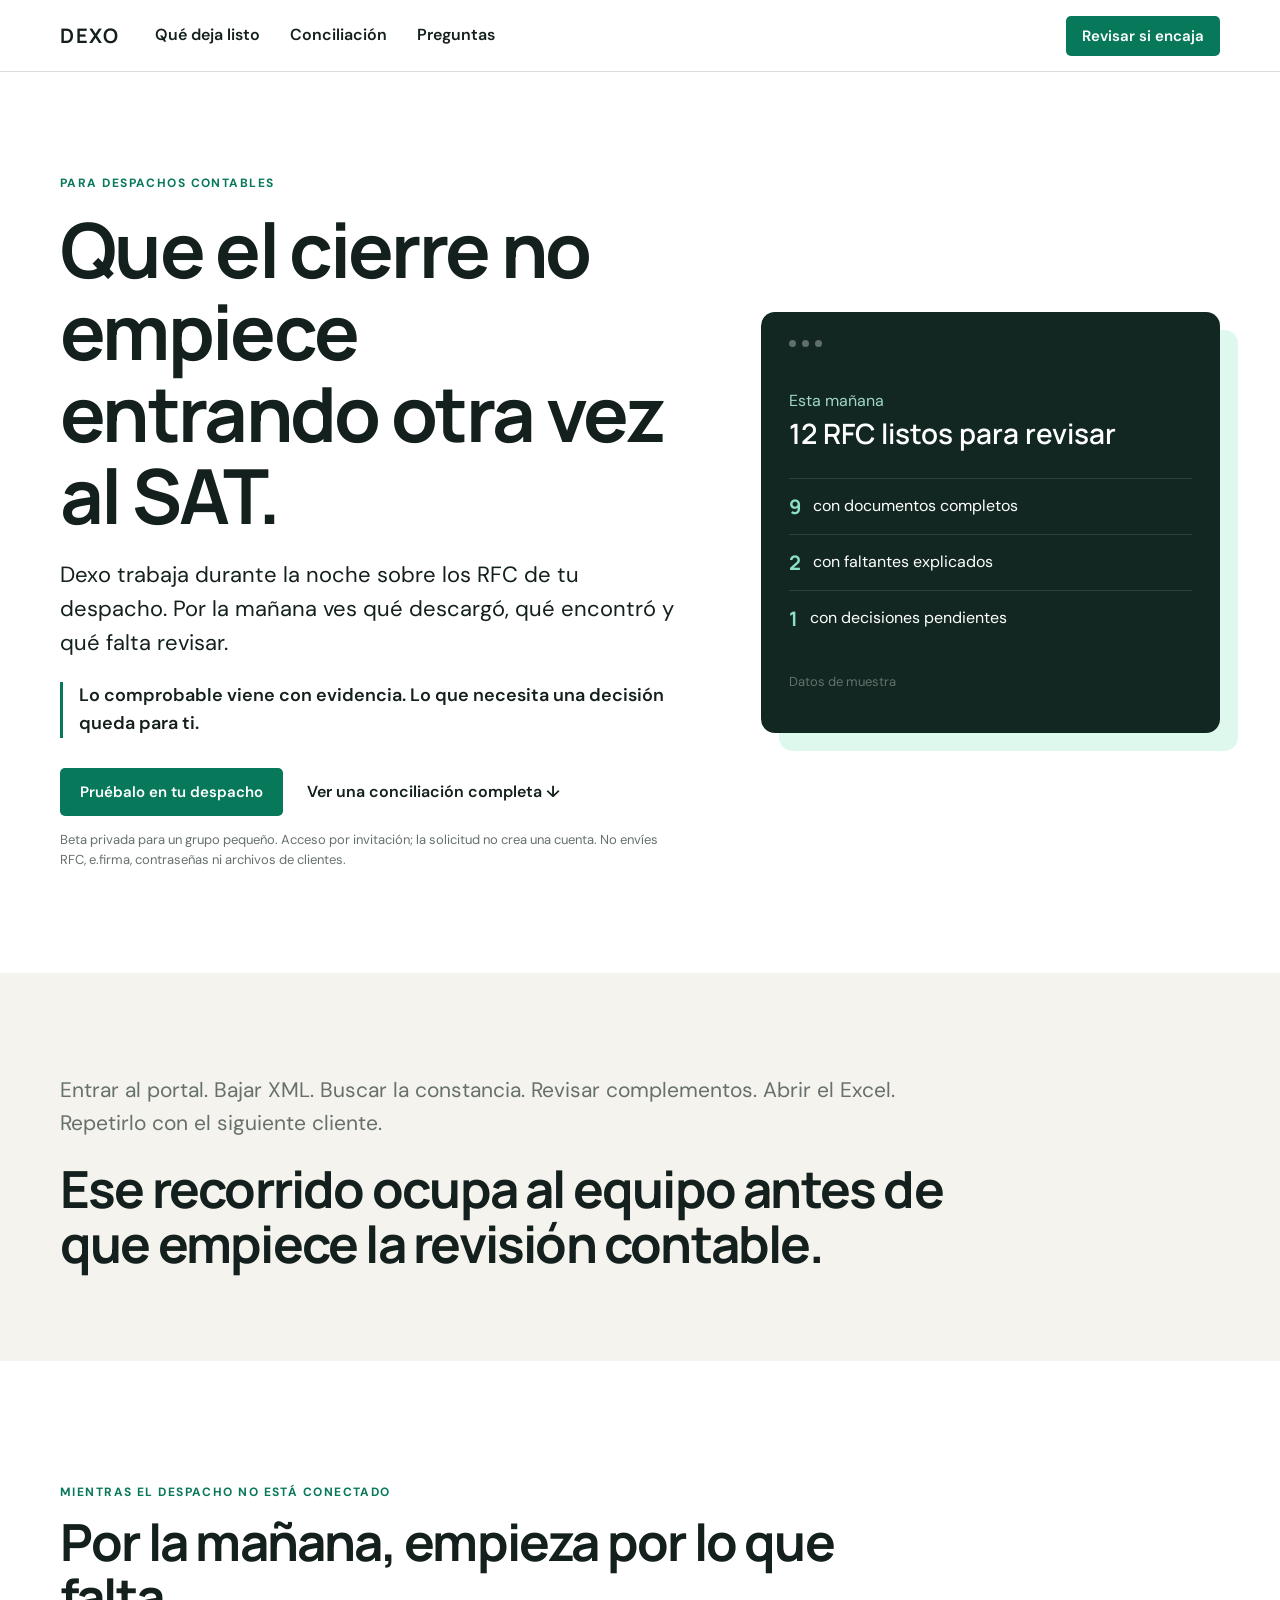
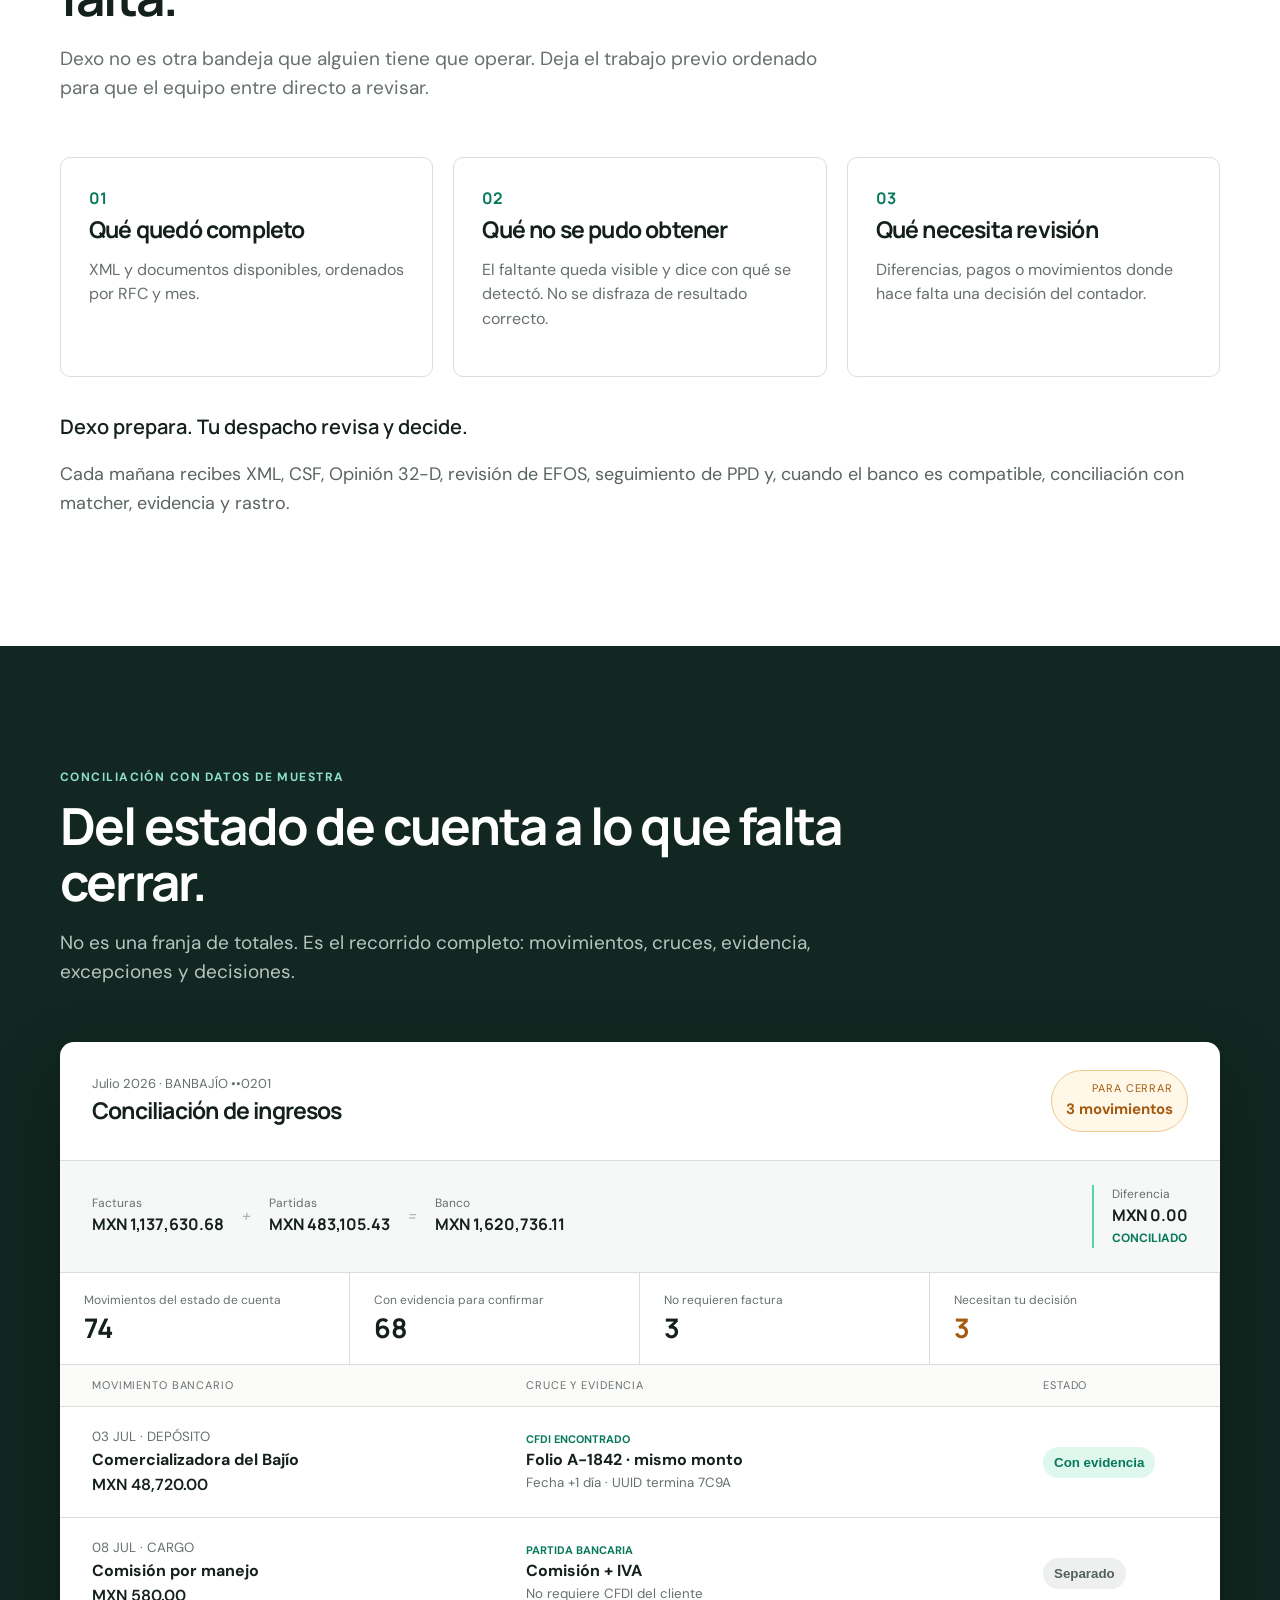
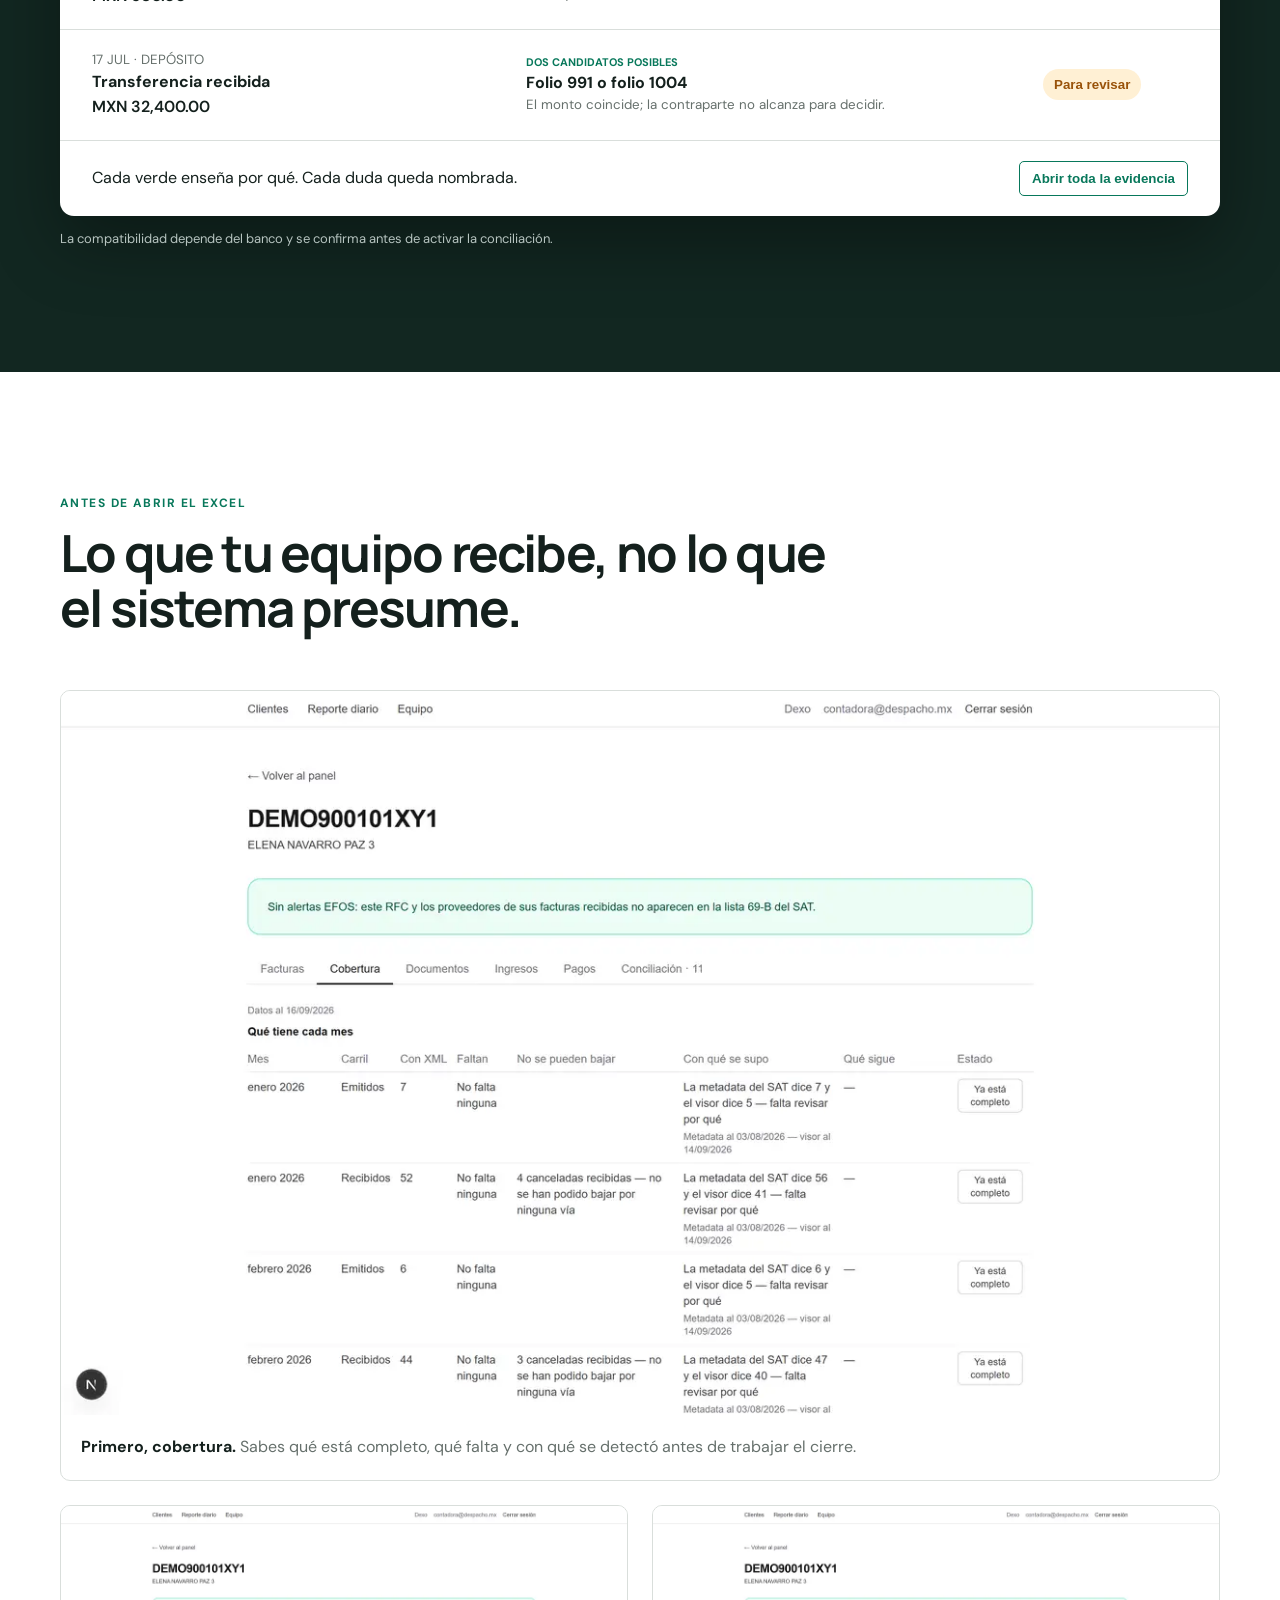
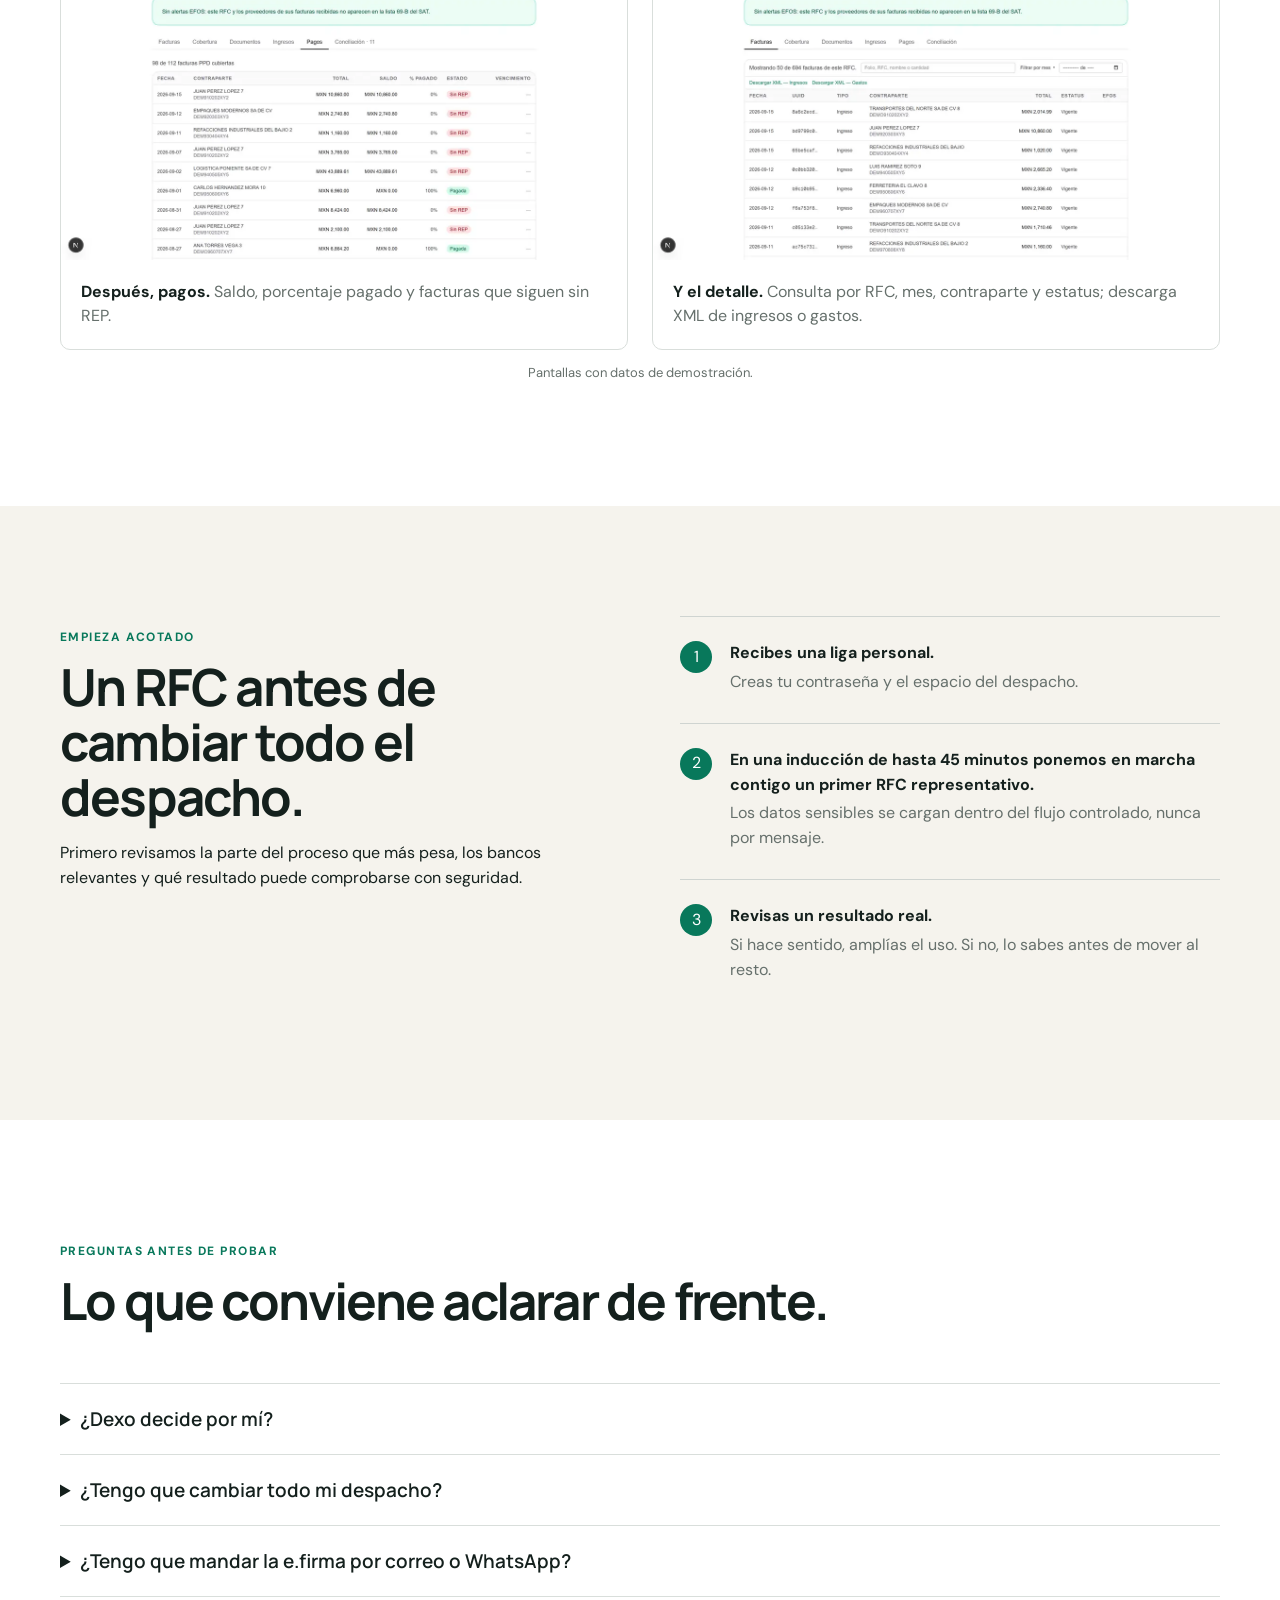
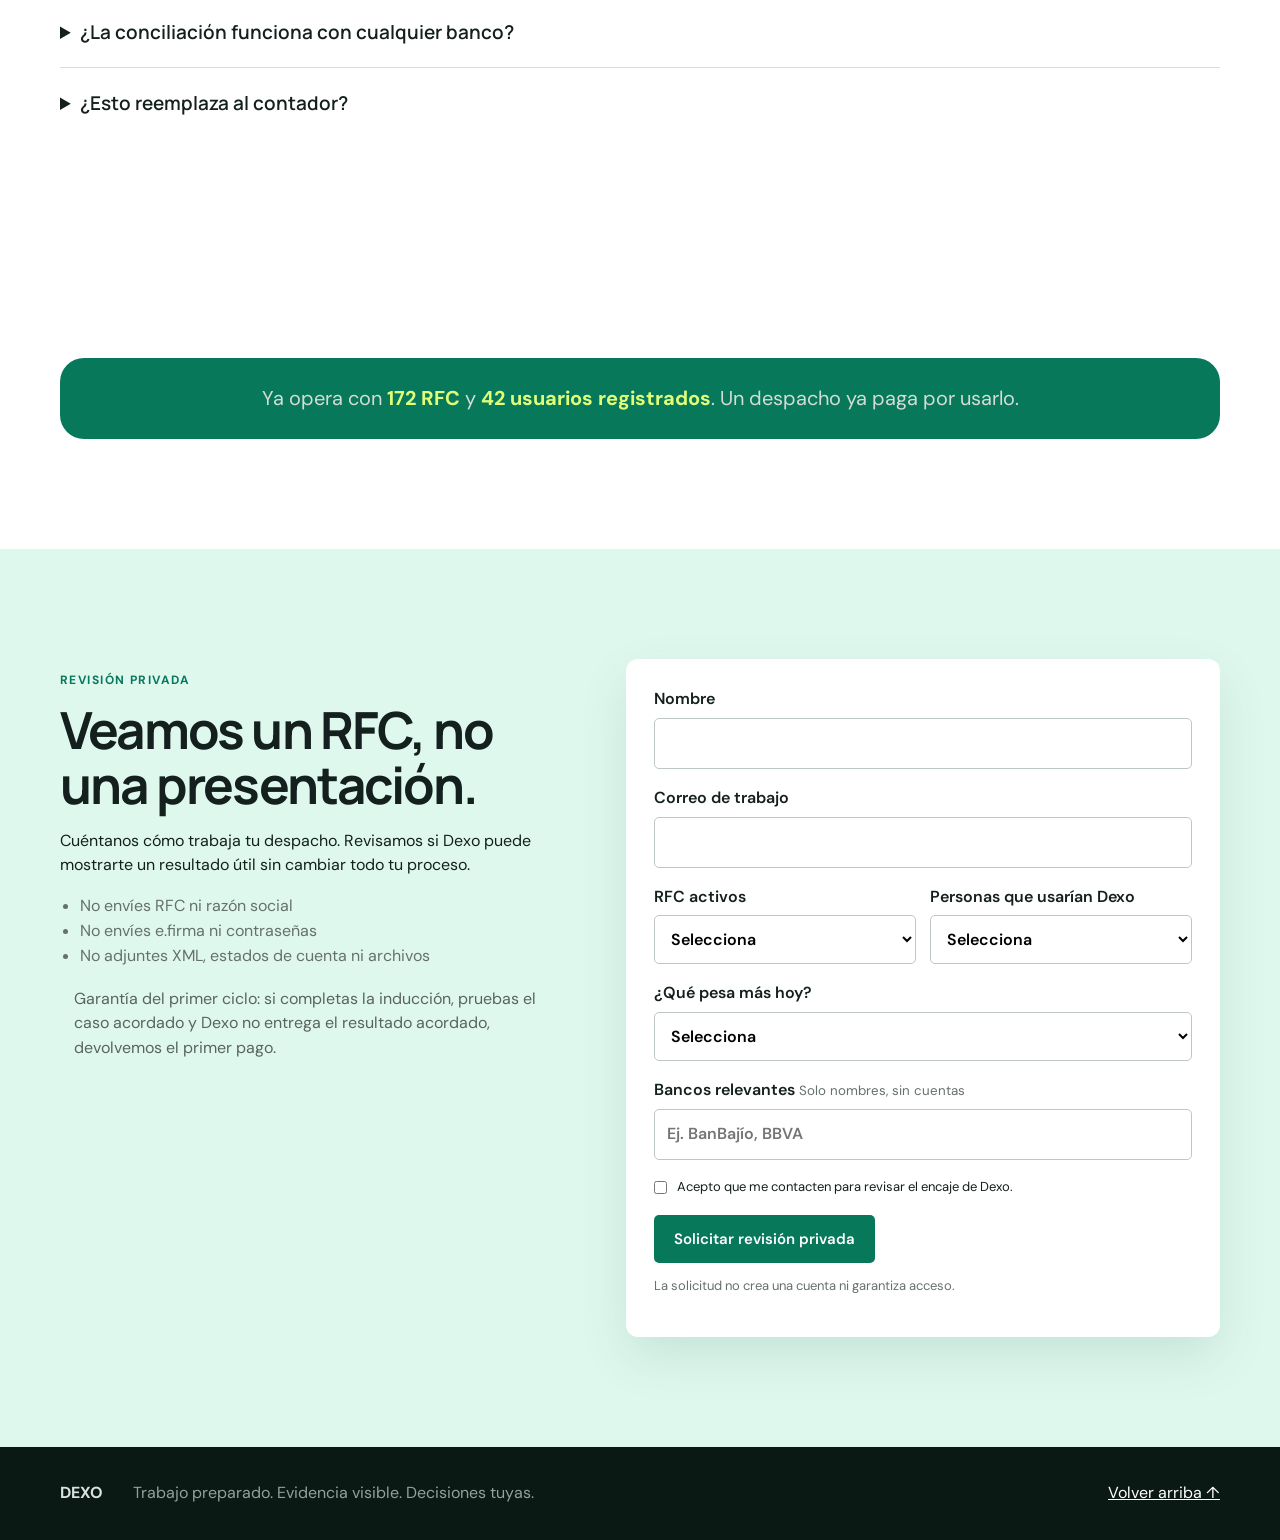
<file: index.html>
<!doctype html><html lang="es"><head><meta charset="utf-8"><meta name="viewport" content="width=device-width,initial-scale=1"><title>Dexo | El cierre empieza por lo que falta</title><meta name="description" content="Dexo prepara durante la noche el trabajo repetitivo de tus RFC y deja evidencia para que tu despacho revise y decida."><meta property="og:title" content="Dexo | El cierre empieza por lo que falta"><meta property="og:description" content="Dexo prepara durante la noche el trabajo repetitivo de tus RFC y deja evidencia para que tu despacho revise y decida."><meta property="og:image" content="https://www.dexo.mx/og-card.png"><meta property="og:url" content="https://www.dexo.mx/"><link rel="stylesheet" href="styles.css"><link rel="canonical" href="https://www.dexo.mx/"><meta name="robots" content="index,follow,max-image-preview:large"><script type="application/ld+json">{"@context":"https://schema.org","@graph":[{"@type":"WebSite","@id":"https://www.dexo.mx/#website","url":"https://www.dexo.mx/","name":"Dexo","inLanguage":"es-MX","description":"Dexo prepara durante la noche el trabajo repetitivo de los RFC de un despacho contable y deja evidencia para revisión."},{"@type":"SoftwareApplication","@id":"https://www.dexo.mx/#software","name":"Dexo","url":"https://www.dexo.mx/","applicationCategory":"BusinessApplication","operatingSystem":"Web","inLanguage":"es-MX","audience":{"@type":"BusinessAudience","audienceType":"Despachos contables en México"},"description":"Dexo prepara el trabajo operativo repetitivo que sigue a la descarga de XML: organiza y cruza XML, estados de cuenta y evidencia, muestra faltantes y separa los casos que requieren revisión, sin sustituir el criterio contable ni fiscal."},{"@type":"FAQPage","@id":"https://www.dexo.mx/#preguntas","mainEntity":[{"@type":"Question","name":"¿Dexo decide por mí?","acceptedAnswer":{"@type":"Answer","text":"No. Dexo prepara y muestra evidencia. Los casos que requieren interpretación o una decisión se quedan para el contador."}},{"@type":"Question","name":"¿Tengo que cambiar todo mi despacho?","acceptedAnswer":{"@type":"Answer","text":"No. La revisión empieza con el proceso que más pesa y un RFC que permita comprobar el resultado."}},{"@type":"Question","name":"¿Tengo que mandar la e.firma por correo o WhatsApp?","acceptedAnswer":{"@type":"Answer","text":"No. Nunca debe enviarse por mensaje ni por el formulario público. Si se aprueba el acceso, la puesta en marcha ocurre dentro del flujo controlado de Dexo."}},{"@type":"Question","name":"¿La conciliación funciona con cualquier banco?","acceptedAnswer":{"@type":"Answer","text":"No se promete de forma general. Dexo confirma banco y formato antes de incluir la conciliación en la prueba."}},{"@type":"Question","name":"¿Esto reemplaza al contador?","acceptedAnswer":{"@type":"Answer","text":"No. Quita trabajo repetitivo y deja al contador la revisión y la decisión."}}]}]}</script>
<link rel="icon" href="favicon.ico"></head>
<body>
<header class="site-head"><a class="brand" href="#top">DEXO</a><nav><a href="#noche">Qué deja listo</a><a href="#conciliacion">Conciliación</a><a href="#preguntas">Preguntas</a></nav><a class="button small" href="#revision">Revisar si encaja</a></header>
<main id="top">
<section class="hero wrap"><div class="hero-copy"><p class="eyebrow">Para despachos contables</p><h1>Que el cierre no empiece entrando otra vez al SAT.</h1><p class="lede">Dexo trabaja durante la noche sobre los RFC de tu despacho. Por la mañana ves qué descargó, qué encontró y qué falta revisar.</p><p class="principle">Lo comprobable viene con evidencia. Lo que necesita una decisión queda para ti.</p><div class="actions"><a class="button" href="#revision">Pruébalo en tu despacho</a><a class="text-link" href="#conciliacion">Ver una conciliación completa ↓</a></div><p class="micro">Beta privada para un grupo pequeño. Acceso por invitación; la solicitud no crea una cuenta. No envíes RFC, e.firma, contraseñas ni archivos de clientes.</p></div>
<div class="morning-card"><div class="window-dots"><i></i><i></i><i></i></div><p class="label">Esta mañana</p><strong>12 RFC listos para revisar</strong><ul><li><span>9</span> con documentos completos</li><li><span>2</span> con faltantes explicados</li><li><span>1</span> con decisiones pendientes</li></ul><p class="fine">Datos de muestra</p></div></section>
<section class="recognition"><div class="wrap"><p>Entrar al portal. Bajar XML. Buscar la constancia. Revisar complementos. Abrir el Excel. Repetirlo con el siguiente cliente.</p><h2>Ese recorrido ocupa al equipo antes de que empiece la revisión contable.</h2></div></section>
<section id="noche" class="wrap section"><div class="section-head"><p class="eyebrow">Mientras el despacho no está conectado</p><h2>Por la mañana, empieza por lo que falta.</h2><p>Dexo no es otra bandeja que alguien tiene que operar. Deja el trabajo previo ordenado para que el equipo entre directo a revisar.</p></div><div class="three"><article><b>01</b><h3>Qué quedó completo</h3><p>XML y documentos disponibles, ordenados por RFC y mes.</p></article><article><b>02</b><h3>Qué no se pudo obtener</h3><p>El faltante queda visible y dice con qué se detectó. No se disfraza de resultado correcto.</p></article><article><b>03</b><h3>Qué necesita revisión</h3><p>Diferencias, pagos o movimientos donde hace falta una decisión del contador.</p></article></div><p class="closing-line">Dexo prepara. Tu despacho revisa y decide.</p><p class="scope-line">Cada mañana recibes XML, CSF, Opinión 32-D, revisión de EFOS, seguimiento de PPD y, cuando el banco es compatible, conciliación con matcher, evidencia y rastro.</p></section>
<section id="conciliacion" class="recon-section"><div class="wrap"><div class="section-head invert"><p class="eyebrow">Conciliación con datos de muestra</p><h2>Del estado de cuenta a lo que falta cerrar.</h2><p>No es una franja de totales. Es el recorrido completo: movimientos, cruces, evidencia, excepciones y decisiones.</p></div>
<div class="product-shell"><div class="product-top"><div><p class="kicker">Julio 2026 · BANBAJÍO ••0201</p><h3>Conciliación de ingresos</h3></div><div class="close-count"><span>Para cerrar</span><strong>3 movimientos</strong></div></div>
<div class="receipt"><div><span>Facturas</span><strong>MXN 1,137,630.68</strong></div><i>+</i><div><span>Partidas</span><strong>MXN 483,105.43</strong></div><i>=</i><div><span>Banco</span><strong>MXN 1,620,736.11</strong></div><div class="balanced"><span>Diferencia</span><strong>MXN 0.00</strong><b>CONCILIADO</b></div></div>
<div class="progress"><div><span>Movimientos del estado de cuenta</span><strong>74</strong></div><div><span>Con evidencia para confirmar</span><strong>68</strong></div><div><span>No requieren factura</span><strong>3</strong></div><div class="pending"><span>Necesitan tu decisión</span><strong>3</strong></div></div>
<div class="movement-list"><div class="movement head"><span>Movimiento bancario</span><span>Cruce y evidencia</span><span>Estado</span></div>
<div class="movement"><div><small>03 JUL · DEPÓSITO</small><strong>Comercializadora del Bajío</strong><em>MXN 48,720.00</em></div><div class="evidence"><span>CFDI encontrado</span><strong>Folio A-1842 · mismo monto</strong><small>Fecha +1 día · UUID termina 7C9A</small></div><div><button class="status good" data-detail="c1">Con evidencia</button></div><div id="c1" class="detail">Se cruzó por monto exacto, fecha cercana y contraparte. La evidencia queda disponible antes de confirmar.</div></div>
<div class="movement"><div><small>08 JUL · CARGO</small><strong>Comisión por manejo</strong><em>MXN 580.00</em></div><div class="evidence"><span>Partida bancaria</span><strong>Comisión + IVA</strong><small>No requiere CFDI del cliente</small></div><div><button class="status neutral" data-detail="c2">Separado</button></div><div id="c2" class="detail">Dexo lo aparta de los movimientos que sí necesitan factura. Queda visible en la hoja de observaciones.</div></div>
<div class="movement"><div><small>17 JUL · DEPÓSITO</small><strong>Transferencia recibida</strong><em>MXN 32,400.00</em></div><div class="evidence"><span>Dos candidatos posibles</span><strong>Folio 991 o folio 1004</strong><small>El monto coincide; la contraparte no alcanza para decidir.</small></div><div><button class="status warn" data-detail="c3">Para revisar</button></div><div id="c3" class="detail">Dexo no elige por ti cuando hay más de una explicación. Presenta los candidatos y deja la confirmación al contador.</div></div></div>
<div class="product-foot"><span>Cada verde enseña por qué. Cada duda queda nombrada.</span><button id="toggleAll" class="ghost">Abrir toda la evidencia</button></div></div>
<p class="bank-note">La compatibilidad depende del banco y se confirma antes de activar la conciliación.</p></div></section>
<section class="wrap section product-real"><div class="section-head"><p class="eyebrow">Antes de abrir el Excel</p><h2>Lo que tu equipo recibe, no lo que el sistema presume.</h2></div><div class="screen-grid"><figure class="wide"><img src="dexo-cobertura.svg" alt="Pantalla de cobertura de documentos por RFC y mes"><figcaption><b>Primero, cobertura.</b> Sabes qué está completo, qué falta y con qué se detectó antes de trabajar el cierre.</figcaption></figure><figure><img src="dexo-pagos.svg" alt="Pantalla de facturas PPD y complementos de pago"><figcaption><b>Después, pagos.</b> Saldo, porcentaje pagado y facturas que siguen sin REP.</figcaption></figure><figure><img src="dexo-facturas.svg" alt="Pantalla de consulta de facturas por RFC"><figcaption><b>Y el detalle.</b> Consulta por RFC, mes, contraparte y estatus; descarga XML de ingresos o gastos.</figcaption></figure></div><p class="fine center">Pantallas con datos de demostración.</p></section>
<!-- Video de venta (6:21): pendiente de aprobación del corte. Al aprobarse, quitar "hidden", incrustar el video en .video-frame y añadir debajo el CTA "Pruébalo en tu despacho". -->
<section class="wrap section video-block" hidden><div class="section-head"><p class="eyebrow">Video</p><h2>Mira Dexo trabajar en un despacho real</h2><p>6:21 · producto real con datos de demostración</p></div><div class="video-frame"></div></section>
<section class="control"><div class="wrap split"><div><p class="eyebrow">Empieza acotado</p><h2>Un RFC antes de cambiar todo el despacho.</h2><p>Primero revisamos la parte del proceso que más pesa, los bancos relevantes y qué resultado puede comprobarse con seguridad.</p></div><ol><li><span>1</span><div><b>Recibes una liga personal.</b><p>Creas tu contraseña y el espacio del despacho.</p></div></li><li><span>2</span><div><b>En una inducción de hasta 45 minutos ponemos en marcha contigo un primer RFC representativo.</b><p>Los datos sensibles se cargan dentro del flujo controlado, nunca por mensaje.</p></div></li><li><span>3</span><div><b>Revisas un resultado real.</b><p>Si hace sentido, amplías el uso. Si no, lo sabes antes de mover al resto.</p></div></li></ol></div></section>
<section id="preguntas" class="wrap section faq"><div class="section-head"><p class="eyebrow">Preguntas antes de probar</p><h2>Lo que conviene aclarar de frente.</h2></div><details><summary>¿Dexo decide por mí?</summary><p>No. Dexo prepara y muestra evidencia. Los casos que requieren interpretación o una decisión se quedan para el contador.</p></details><details><summary>¿Tengo que cambiar todo mi despacho?</summary><p>No. La revisión empieza con el proceso que más pesa y un RFC que permita comprobar el resultado.</p></details><details><summary>¿Tengo que mandar la e.firma por correo o WhatsApp?</summary><p>No. Nunca la envíes por mensaje ni en este formulario. Si se aprueba el acceso, la puesta en marcha ocurre dentro del flujo controlado de Dexo.</p></details><details><summary>¿La conciliación funciona con cualquier banco?</summary><p>No se promete de forma general. Confirmamos banco y formato antes de incluirla en la prueba.</p></details><details><summary>¿Esto reemplaza al contador?</summary><p>No. Quita trabajo repetitivo y deja al contador la revisión y la decisión.</p></details></section>
<section class="wrap section proof"><div class="proof-band"><p>Ya opera con <strong>172 RFC</strong> y <strong>42 usuarios registrados</strong>. Un despacho ya paga por usarlo.</p></div></section>
<section id="revision" class="apply"><div class="wrap apply-grid"><div><p class="eyebrow">Revisión privada</p><h2>Veamos un RFC, no una presentación.</h2><p>Cuéntanos cómo trabaja tu despacho. Revisamos si Dexo puede mostrarte un resultado útil sin cambiar todo tu proceso.</p><ul class="safe"><li>No envíes RFC ni razón social</li><li>No envíes e.firma ni contraseñas</li><li>No adjuntes XML, estados de cuenta ni archivos</li></ul><p class="guarantee">Garantía del primer ciclo: si completas la inducción, pruebas el caso acordado y Dexo no entrega el resultado acordado, devolvemos el primer pago.</p></div><form id="leadForm" action="https://formspree.io/f/mdekoaja" method="POST"><label>Nombre<input required name="nombre" autocomplete="name"></label><label>Correo de trabajo<input required type="email" name="correo" autocomplete="email"></label><div class="row"><label>RFC activos<select required name="rfc_activos"><option value="">Selecciona</option><option>1-10</option><option>11-50</option><option>51-150</option><option>Más de 150</option></select></label><label>Personas que usarían Dexo<select required name="personas"><option value="">Selecciona</option><option>1</option><option>2-5</option><option>6-15</option><option>Más de 15</option></select></label></div><label>¿Qué pesa más hoy?<select required name="pain"><option value="">Selecciona</option><option>Entrar y salir del SAT</option><option>Saber qué falta por RFC</option><option>Complementos de pago</option><option>Conciliación</option><option>Coordinar pendientes del equipo</option></select></label><label>Bancos relevantes <small>Solo nombres, sin cuentas</small><input name="bancos" placeholder="Ej. BanBajío, BBVA"></label><label class="check"><input required type="checkbox" name="consentimiento" value="Acepto"> Acepto que me contacten para revisar el encaje de Dexo.</label><button class="button" type="submit">Solicitar revisión privada</button><p class="micro">La solicitud no crea una cuenta ni garantiza acceso.</p></form><div id="thanks" class="thanks" hidden><p class="eyebrow">Solicitud recibida</p><h3>El recorrido continúa sin pedirte datos sensibles.</h3><p>Revisaremos lo que compartiste y te contactaremos para confirmar si Dexo encaja con tu operación.</p><div class="actions"><a class="button" href="como-funciona.html">Cómo trabaja Dexo</a><a class="text-link" href="antes-de-probar.html">Qué preparar antes de probar</a></div><button id="resetForm" class="ghost">Volver al formulario</button></div></div></section>
</main><footer><div class="wrap"><b>DEXO</b><span>Trabajo preparado. Evidencia visible. Decisiones tuyas.</span><a href="#top">Volver arriba ↑</a></div></footer><script>document.querySelectorAll('[data-detail]').forEach(b=>b.addEventListener('click',()=>document.getElementById(b.dataset.detail).classList.toggle('open')));
document.getElementById('toggleAll')?.addEventListener('click',e=>{const d=[...document.querySelectorAll('.detail')],open=d.every(x=>x.classList.contains('open'));d.forEach(x=>x.classList.toggle('open',!open));e.currentTarget.textContent=open?'Abrir toda la evidencia':'Cerrar evidencia'});
const form=document.getElementById('leadForm'),thanks=document.getElementById('thanks');form?.addEventListener('submit',async e=>{e.preventDefault();const b=form.querySelector('button[type=submit]');b.disabled=true;b.textContent='Enviando…';try{const r=await fetch(form.action,{method:'POST',body:new FormData(form),headers:{Accept:'application/json'}});if(!r.ok)throw new Error();form.hidden=true;thanks.hidden=false;thanks.scrollIntoView({behavior:'smooth',block:'center'})}catch(_){b.disabled=false;b.textContent='Solicitar revisión privada';alert('No pudimos enviar la solicitud. Revisa tu conexión e inténtalo de nuevo.')}});document.getElementById('resetForm')?.addEventListener('click',()=>{thanks.hidden=true;form.hidden=false});
</script></body></html>
</file>
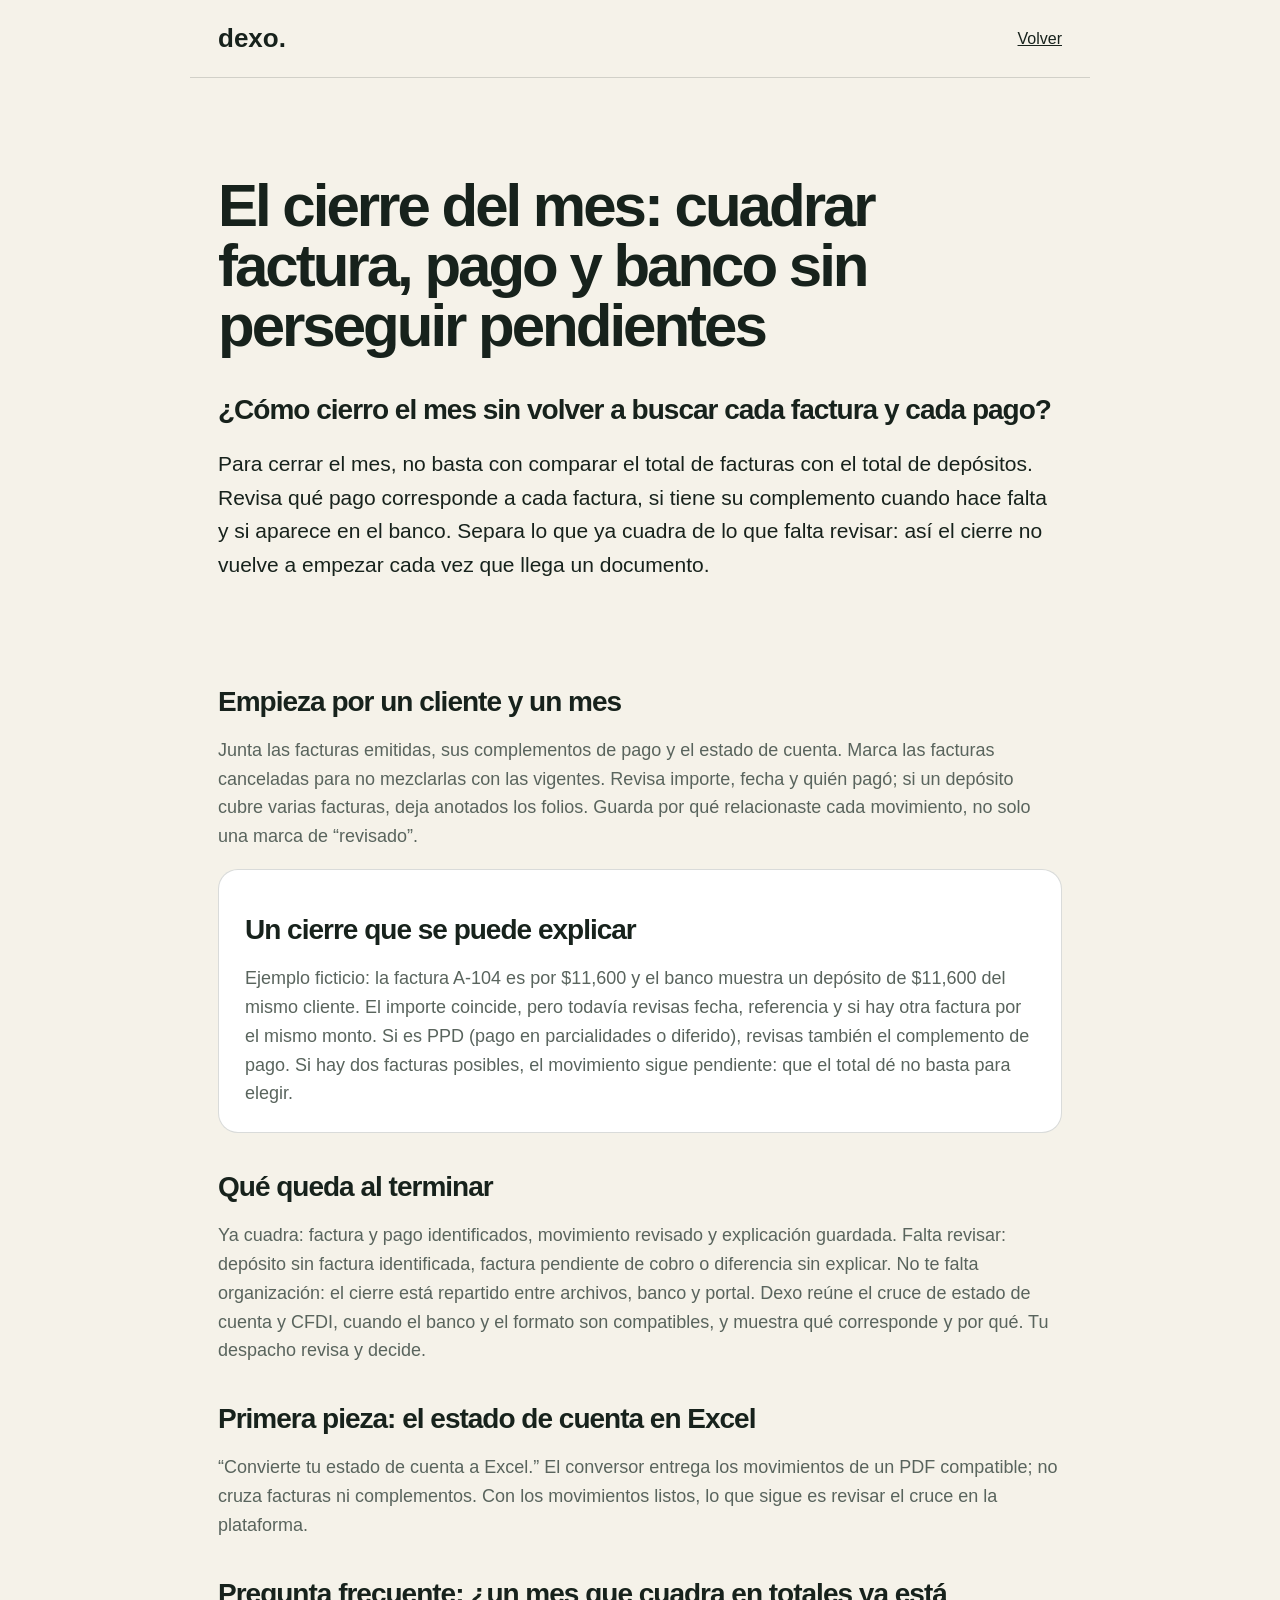
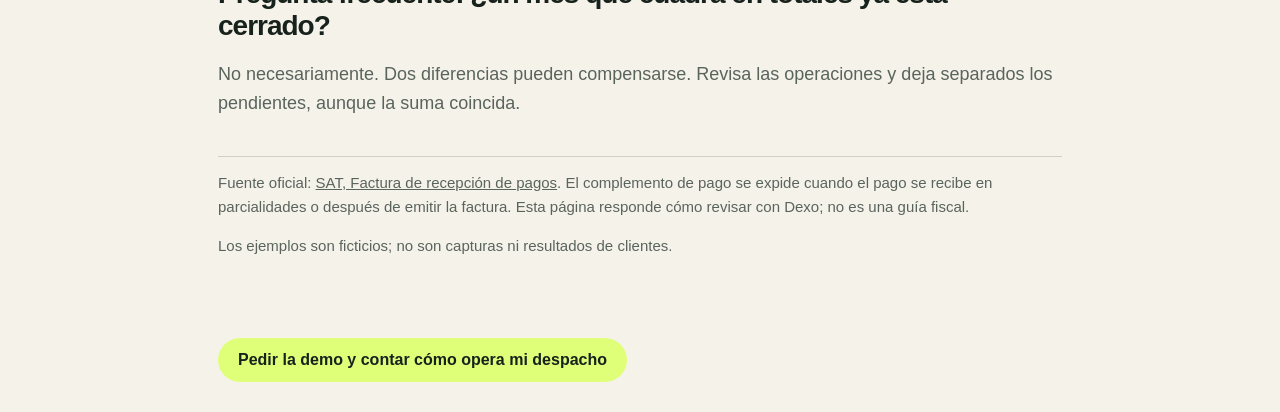
<file: respuestas/cierre-mes-facturas-pagos-banco/index.html>
<!doctype html><html lang="es-MX"><head><meta charset="utf-8"><meta name="viewport" content="width=device-width,initial-scale=1"><title>El cierre del mes: cuadrar factura, pago y banco sin perseguir pendientes | Dexo</title><meta name="description" content="Para cerrar el mes, no basta con comparar el total de facturas con el total de depósitos. Revisa qué pago corresponde a cada factura, si tiene su complemento cuando hace falta y si aparece en el…"><meta property="og:title" content="El cierre del mes: cuadrar factura, pago y banco sin perseguir pendientes"><meta property="og:description" content="Para cerrar el mes, no basta con comparar el total de facturas con el total de depósitos. Revisa qué pago corresponde a cada factura, si tiene su complemento cuando hace falta y si aparece en el…"><meta property="og:image" content="https://www.dexo.mx/og-card.png"><meta property="og:url" content="https://www.dexo.mx/respuestas/cierre-mes-facturas-pagos-banco/"><link rel="canonical" href="https://www.dexo.mx/respuestas/cierre-mes-facturas-pagos-banco/"><meta name="robots" content="index,follow,max-image-preview:large"><link rel="icon" href="/favicon.svg" type="image/svg+xml"><style>@import url('https://api.fontshare.com/v2/css?f[]=satoshi@400,700,900&display=swap');:root{--ink:#17221c;--green:#1d3b2a;--lime:#dfff78;--paper:#f5f2e9;--line:rgba(23,34,28,.16)}*{box-sizing:border-box}body{margin:0;background:var(--paper);color:var(--ink);font-family:Satoshi,Arial,sans-serif}.wrap{max-width:900px;margin:auto;padding:0 28px}.nav{height:78px;display:flex;align-items:center;justify-content:space-between;border-bottom:1px solid var(--line)}a{color:inherit}.brand{font-weight:900;font-size:26px}.hero{padding:80px 0 45px}h1{font-size:60px;line-height:1;letter-spacing:-3px;margin:18px 0}p,li{font-size:18px;line-height:1.6;color:#59645d}.grid{display:grid;grid-template-columns:1fr 1fr;gap:16px;margin:35px 0}.card{background:#fff;border:1px solid var(--line);border-radius:20px;padding:28px}.card h2{font-size:26px}.card.full{grid-column:1/-1;background:var(--green);color:#fff}.card.full p,.card.full li{color:#d3ddd6}.cta{display:inline-block;background:var(--lime);padding:13px 20px;border-radius:99px;text-decoration:none;font-weight:900;margin:10px 0 70px}@media(max-width:720px){.hero{padding:54px 0 28px}h1{font-size:43px}.grid{display:grid;grid-auto-flow:column;grid-auto-columns:85%;grid-template-columns:none;align-items:start;gap:14px;overflow-x:auto;scroll-snap-type:x mandatory;scroll-padding-inline:0;padding-bottom:12px;overscroll-behavior-inline:contain}.card{scroll-snap-align:start;padding:24px}.card.full{grid-column:auto}.grid::-webkit-scrollbar{height:4px}.grid::-webkit-scrollbar-track{background:#e4e1d9;border-radius:999px}.grid::-webkit-scrollbar-thumb{background:#8b978f;border-radius:999px}}h2{font-size:28px;line-height:1.15;letter-spacing:-1px;margin:38px 0 8px}.answer{font-size:21px;color:var(--ink)}.ex{background:#fff;border:1px solid var(--line);border-radius:20px;padding:6px 26px}.src{font-size:15px;border-top:1px solid var(--line);padding-top:14px;margin-top:38px}.cta{margin-bottom:30px}.fine{font-size:15px;margin-bottom:70px}@media(max-width:720px){h2{font-size:24px}.answer{font-size:19px}}</style><script type="application/ld+json">{"@context": "https://schema.org", "@type": "FAQPage", "mainEntity": [{"@type": "Question", "name": "¿Cómo cierro el mes sin volver a buscar cada factura y cada pago?", "acceptedAnswer": {"@type": "Answer", "text": "Para cerrar el mes, no basta con comparar el total de facturas con el total de depósitos. Revisa qué pago corresponde a cada factura, si tiene su complemento cuando hace falta y si aparece en el banco. Separa lo que ya cuadra de lo que falta revisar: así el cierre no vuelve a empezar cada vez que llega un documento."}}, {"@type": "Question", "name": "¿un mes que cuadra en totales ya está cerrado?", "acceptedAnswer": {"@type": "Answer", "text": "No necesariamente. Dos diferencias pueden compensarse. Revisa las operaciones y deja separados los pendientes, aunque la suma coincida."}}]}</script></head><body><header class="wrap nav"><div class="brand">dexo.</div><a href="/">Volver</a></header><main class="wrap"><section class="hero"><h1>El cierre del mes: cuadrar factura, pago y banco sin perseguir pendientes</h1><h2>¿Cómo cierro el mes sin volver a buscar cada factura y cada pago?</h2><p class="answer">Para cerrar el mes, no basta con comparar el total de facturas con el total de depósitos. Revisa qué pago corresponde a cada factura, si tiene su complemento cuando hace falta y si aparece en el banco. Separa lo que ya cuadra de lo que falta revisar: así el cierre no vuelve a empezar cada vez que llega un documento.</p></section><section><h2>Empieza por un cliente y un mes</h2><p>Junta las facturas emitidas, sus complementos de pago y el estado de cuenta. Marca las facturas canceladas para no mezclarlas con las vigentes. Revisa importe, fecha y quién pagó; si un depósito cubre varias facturas, deja anotados los folios. Guarda por qué relacionaste cada movimiento, no solo una marca de “revisado”.</p></section><section class="ex"><h2>Un cierre que se puede explicar</h2><p>Ejemplo ficticio: la factura A-104 es por $11,600 y el banco muestra un depósito de $11,600 del mismo cliente. El importe coincide, pero todavía revisas fecha, referencia y si hay otra factura por el mismo monto. Si es PPD (pago en parcialidades o diferido), revisas también el complemento de pago. Si hay dos facturas posibles, el movimiento sigue pendiente: que el total dé no basta para elegir.</p></section><section><h2>Qué queda al terminar</h2><p>Ya cuadra: factura y pago identificados, movimiento revisado y explicación guardada. Falta revisar: depósito sin factura identificada, factura pendiente de cobro o diferencia sin explicar. No te falta organización: el cierre está repartido entre archivos, banco y portal. Dexo reúne el cruce de estado de cuenta y CFDI, cuando el banco y el formato son compatibles, y muestra qué corresponde y por qué. Tu despacho revisa y decide.</p></section><section><h2>Primera pieza: el estado de cuenta en Excel</h2><p>“Convierte tu estado de cuenta a Excel.” El conversor entrega los movimientos de un PDF compatible; no cruza facturas ni complementos. Con los movimientos listos, lo que sigue es revisar el cruce en la plataforma.</p></section><section><h2>Pregunta frecuente: ¿un mes que cuadra en totales ya está cerrado?</h2><p>No necesariamente. Dos diferencias pueden compensarse. Revisa las operaciones y deja separados los pendientes, aunque la suma coincida.</p></section><p class="src">Fuente oficial: <a href="http://omawww.sat.gob.mx/tramitesyservicios/Paginas/recepcion_de_pagos.htm" rel="noopener">SAT, Factura de recepción de pagos</a>. El complemento de pago se expide cuando el pago se recibe en parcialidades o después de emitir la factura. Esta página responde cómo revisar con Dexo; no es una guía fiscal.</p><p class="fine">Los ejemplos son ficticios; no son capturas ni resultados de clientes.</p><a class="cta" href="/#revision">Pedir la demo y contar cómo opera mi despacho</a></main></body></html>
</file>
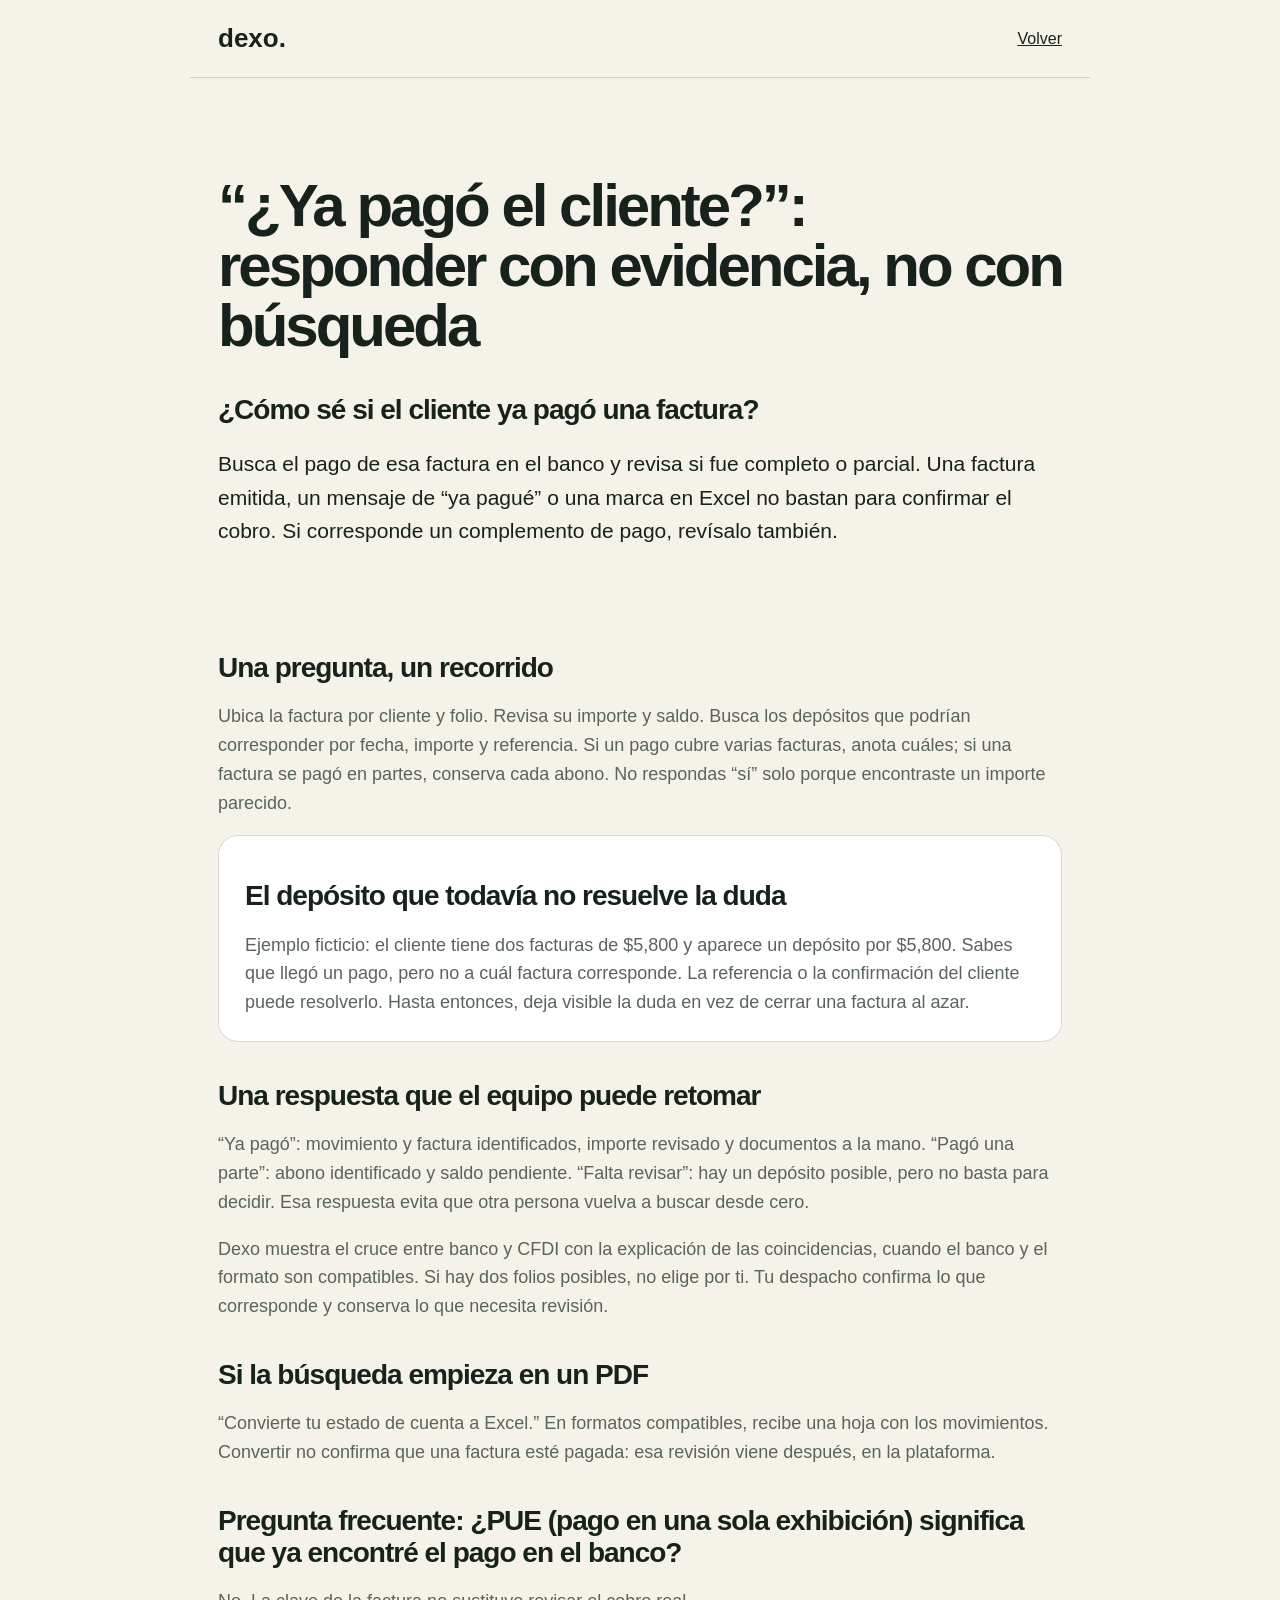
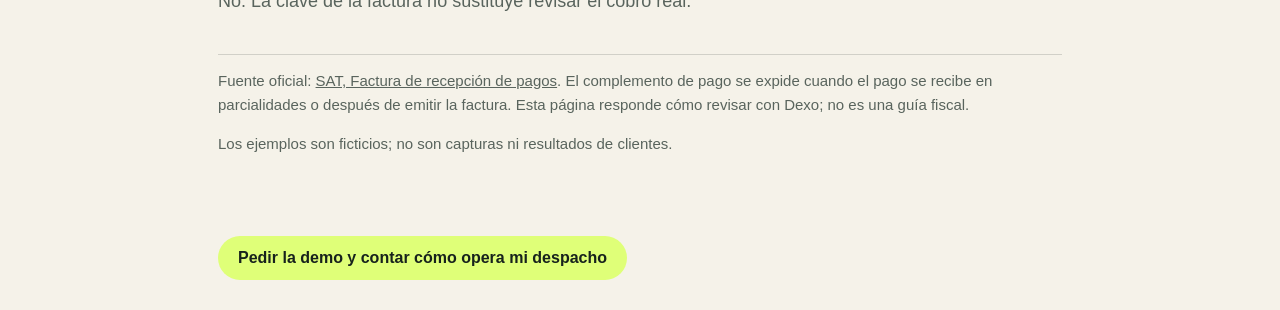
<file: respuestas/cliente-pago-factura/index.html>
<!doctype html><html lang="es-MX"><head><meta charset="utf-8"><meta name="viewport" content="width=device-width,initial-scale=1"><title>“¿Ya pagó el cliente?”: responder con evidencia, no con búsqueda | Dexo</title><meta name="description" content="Busca el pago de esa factura en el banco y revisa si fue completo o parcial. Una factura emitida, un mensaje de “ya pagué” o una marca en Excel no bastan para confirmar el cobro. Si corresponde un…"><meta property="og:title" content="“¿Ya pagó el cliente?”: responder con evidencia, no con búsqueda"><meta property="og:description" content="Busca el pago de esa factura en el banco y revisa si fue completo o parcial. Una factura emitida, un mensaje de “ya pagué” o una marca en Excel no bastan para confirmar el cobro. Si corresponde un…"><meta property="og:image" content="https://www.dexo.mx/og-card.png"><meta property="og:url" content="https://www.dexo.mx/respuestas/cliente-pago-factura/"><link rel="canonical" href="https://www.dexo.mx/respuestas/cliente-pago-factura/"><meta name="robots" content="index,follow,max-image-preview:large"><link rel="icon" href="/favicon.svg" type="image/svg+xml"><style>@import url('https://api.fontshare.com/v2/css?f[]=satoshi@400,700,900&display=swap');:root{--ink:#17221c;--green:#1d3b2a;--lime:#dfff78;--paper:#f5f2e9;--line:rgba(23,34,28,.16)}*{box-sizing:border-box}body{margin:0;background:var(--paper);color:var(--ink);font-family:Satoshi,Arial,sans-serif}.wrap{max-width:900px;margin:auto;padding:0 28px}.nav{height:78px;display:flex;align-items:center;justify-content:space-between;border-bottom:1px solid var(--line)}a{color:inherit}.brand{font-weight:900;font-size:26px}.hero{padding:80px 0 45px}h1{font-size:60px;line-height:1;letter-spacing:-3px;margin:18px 0}p,li{font-size:18px;line-height:1.6;color:#59645d}.grid{display:grid;grid-template-columns:1fr 1fr;gap:16px;margin:35px 0}.card{background:#fff;border:1px solid var(--line);border-radius:20px;padding:28px}.card h2{font-size:26px}.card.full{grid-column:1/-1;background:var(--green);color:#fff}.card.full p,.card.full li{color:#d3ddd6}.cta{display:inline-block;background:var(--lime);padding:13px 20px;border-radius:99px;text-decoration:none;font-weight:900;margin:10px 0 70px}@media(max-width:720px){.hero{padding:54px 0 28px}h1{font-size:43px}.grid{display:grid;grid-auto-flow:column;grid-auto-columns:85%;grid-template-columns:none;align-items:start;gap:14px;overflow-x:auto;scroll-snap-type:x mandatory;scroll-padding-inline:0;padding-bottom:12px;overscroll-behavior-inline:contain}.card{scroll-snap-align:start;padding:24px}.card.full{grid-column:auto}.grid::-webkit-scrollbar{height:4px}.grid::-webkit-scrollbar-track{background:#e4e1d9;border-radius:999px}.grid::-webkit-scrollbar-thumb{background:#8b978f;border-radius:999px}}h2{font-size:28px;line-height:1.15;letter-spacing:-1px;margin:38px 0 8px}.answer{font-size:21px;color:var(--ink)}.ex{background:#fff;border:1px solid var(--line);border-radius:20px;padding:6px 26px}.src{font-size:15px;border-top:1px solid var(--line);padding-top:14px;margin-top:38px}.cta{margin-bottom:30px}.fine{font-size:15px;margin-bottom:70px}@media(max-width:720px){h2{font-size:24px}.answer{font-size:19px}}</style><script type="application/ld+json">{"@context": "https://schema.org", "@type": "FAQPage", "mainEntity": [{"@type": "Question", "name": "¿Cómo sé si el cliente ya pagó una factura?", "acceptedAnswer": {"@type": "Answer", "text": "Busca el pago de esa factura en el banco y revisa si fue completo o parcial. Una factura emitida, un mensaje de “ya pagué” o una marca en Excel no bastan para confirmar el cobro. Si corresponde un complemento de pago, revísalo también."}}, {"@type": "Question", "name": "¿PUE (pago en una sola exhibición) significa que ya encontré el pago en el banco?", "acceptedAnswer": {"@type": "Answer", "text": "No. La clave de la factura no sustituye revisar el cobro real."}}]}</script></head><body><header class="wrap nav"><div class="brand">dexo.</div><a href="/">Volver</a></header><main class="wrap"><section class="hero"><h1>“¿Ya pagó el cliente?”: responder con evidencia, no con búsqueda</h1><h2>¿Cómo sé si el cliente ya pagó una factura?</h2><p class="answer">Busca el pago de esa factura en el banco y revisa si fue completo o parcial. Una factura emitida, un mensaje de “ya pagué” o una marca en Excel no bastan para confirmar el cobro. Si corresponde un complemento de pago, revísalo también.</p></section><section><h2>Una pregunta, un recorrido</h2><p>Ubica la factura por cliente y folio. Revisa su importe y saldo. Busca los depósitos que podrían corresponder por fecha, importe y referencia. Si un pago cubre varias facturas, anota cuáles; si una factura se pagó en partes, conserva cada abono. No respondas “sí” solo porque encontraste un importe parecido.</p></section><section class="ex"><h2>El depósito que todavía no resuelve la duda</h2><p>Ejemplo ficticio: el cliente tiene dos facturas de $5,800 y aparece un depósito por $5,800. Sabes que llegó un pago, pero no a cuál factura corresponde. La referencia o la confirmación del cliente puede resolverlo. Hasta entonces, deja visible la duda en vez de cerrar una factura al azar.</p></section><section><h2>Una respuesta que el equipo puede retomar</h2><p>“Ya pagó”: movimiento y factura identificados, importe revisado y documentos a la mano. “Pagó una parte”: abono identificado y saldo pendiente. “Falta revisar”: hay un depósito posible, pero no basta para decidir. Esa respuesta evita que otra persona vuelva a buscar desde cero.</p><p>Dexo muestra el cruce entre banco y CFDI con la explicación de las coincidencias, cuando el banco y el formato son compatibles. Si hay dos folios posibles, no elige por ti. Tu despacho confirma lo que corresponde y conserva lo que necesita revisión.</p></section><section><h2>Si la búsqueda empieza en un PDF</h2><p>“Convierte tu estado de cuenta a Excel.” En formatos compatibles, recibe una hoja con los movimientos. Convertir no confirma que una factura esté pagada: esa revisión viene después, en la plataforma.</p></section><section><h2>Pregunta frecuente: ¿PUE (pago en una sola exhibición) significa que ya encontré el pago en el banco?</h2><p>No. La clave de la factura no sustituye revisar el cobro real.</p></section><p class="src">Fuente oficial: <a href="http://omawww.sat.gob.mx/tramitesyservicios/Paginas/recepcion_de_pagos.htm" rel="noopener">SAT, Factura de recepción de pagos</a>. El complemento de pago se expide cuando el pago se recibe en parcialidades o después de emitir la factura. Esta página responde cómo revisar con Dexo; no es una guía fiscal.</p><p class="fine">Los ejemplos son ficticios; no son capturas ni resultados de clientes.</p><a class="cta" href="/#revision">Pedir la demo y contar cómo opera mi despacho</a></main></body></html>
</file>
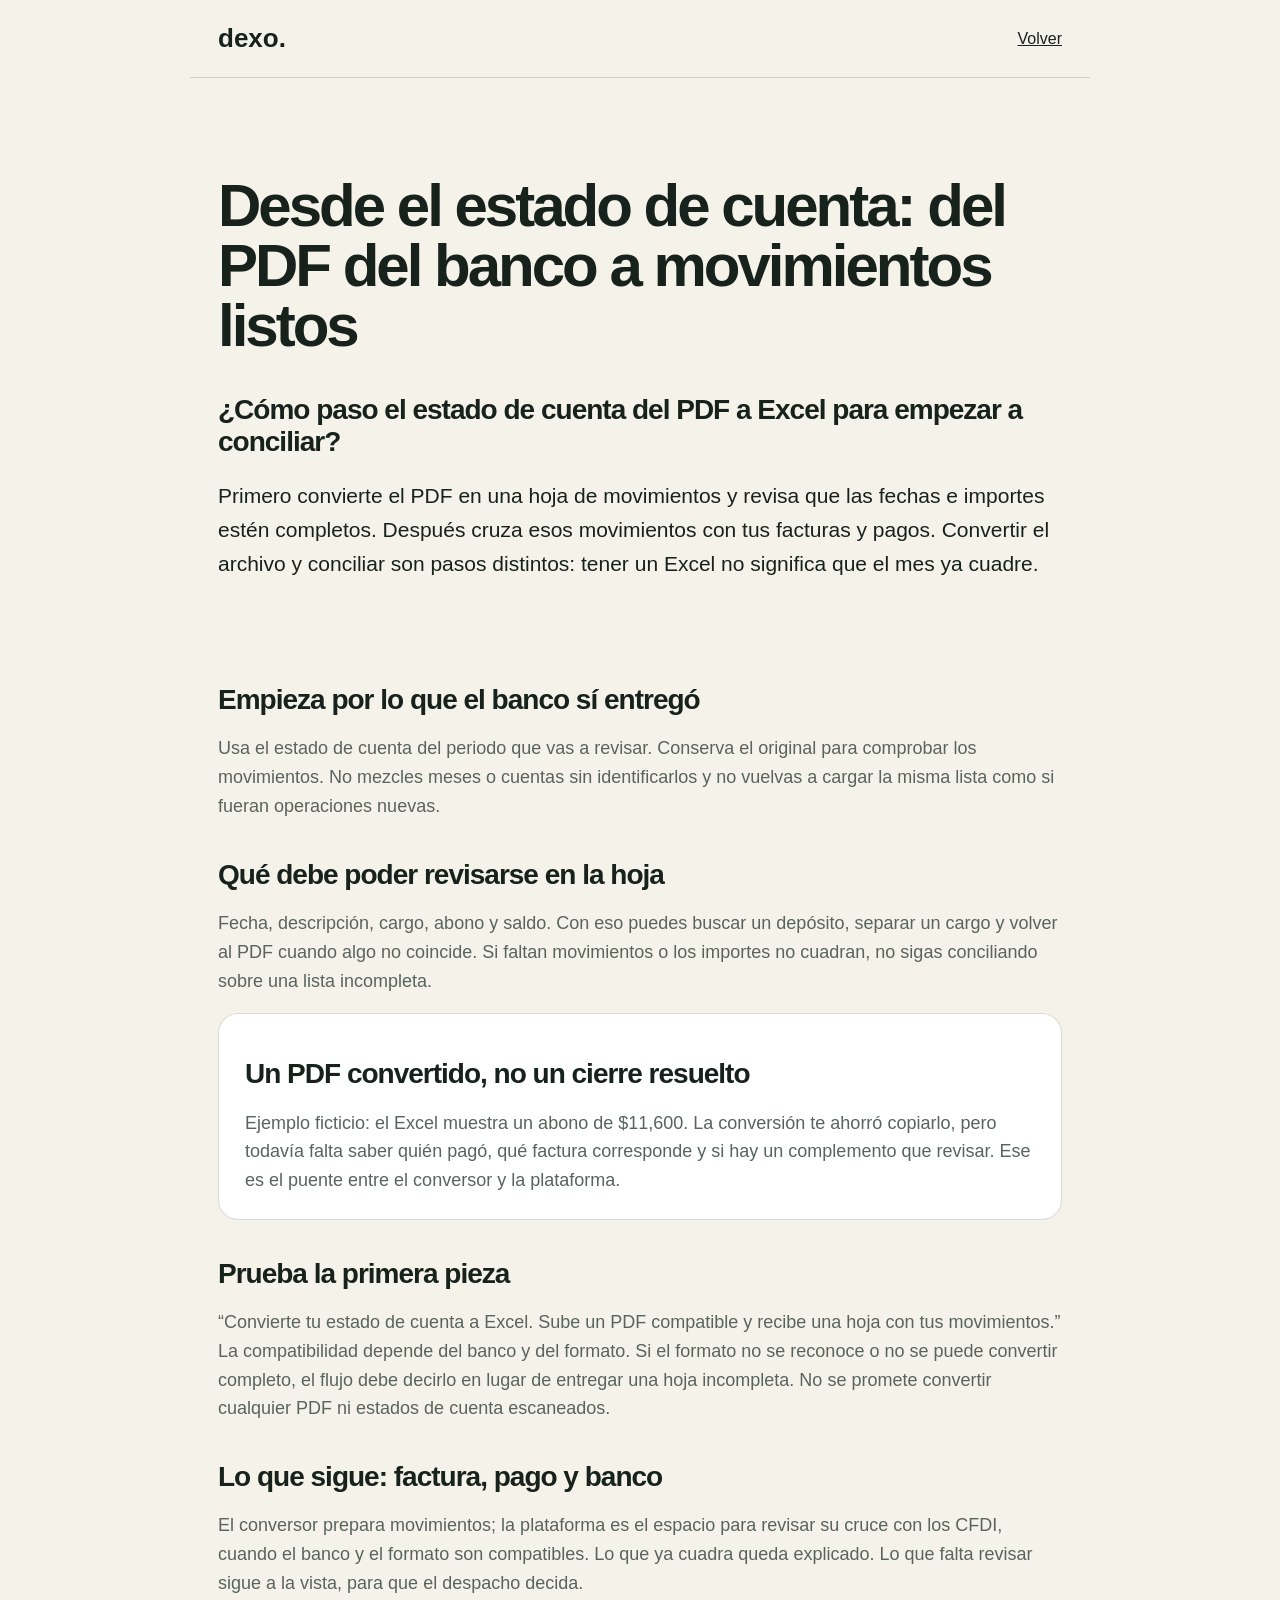
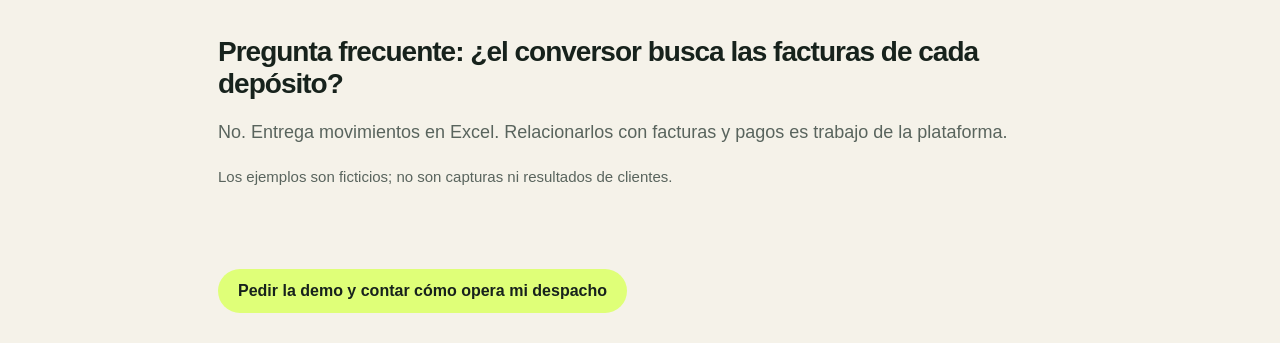
<file: respuestas/estado-cuenta-pdf-excel-conciliacion/index.html>
<!doctype html><html lang="es-MX"><head><meta charset="utf-8"><meta name="viewport" content="width=device-width,initial-scale=1"><title>Desde el estado de cuenta: del PDF del banco a movimientos listos | Dexo</title><meta name="description" content="Primero convierte el PDF en una hoja de movimientos y revisa que las fechas e importes estén completos. Después cruza esos movimientos con tus facturas y pagos. Convertir el archivo y conciliar…"><meta property="og:title" content="Desde el estado de cuenta: del PDF del banco a movimientos listos"><meta property="og:description" content="Primero convierte el PDF en una hoja de movimientos y revisa que las fechas e importes estén completos. Después cruza esos movimientos con tus facturas y pagos. Convertir el archivo y conciliar…"><meta property="og:image" content="https://www.dexo.mx/og-card.png"><meta property="og:url" content="https://www.dexo.mx/respuestas/estado-cuenta-pdf-excel-conciliacion/"><link rel="canonical" href="https://www.dexo.mx/respuestas/estado-cuenta-pdf-excel-conciliacion/"><meta name="robots" content="index,follow,max-image-preview:large"><link rel="icon" href="/favicon.svg" type="image/svg+xml"><style>@import url('https://api.fontshare.com/v2/css?f[]=satoshi@400,700,900&display=swap');:root{--ink:#17221c;--green:#1d3b2a;--lime:#dfff78;--paper:#f5f2e9;--line:rgba(23,34,28,.16)}*{box-sizing:border-box}body{margin:0;background:var(--paper);color:var(--ink);font-family:Satoshi,Arial,sans-serif}.wrap{max-width:900px;margin:auto;padding:0 28px}.nav{height:78px;display:flex;align-items:center;justify-content:space-between;border-bottom:1px solid var(--line)}a{color:inherit}.brand{font-weight:900;font-size:26px}.hero{padding:80px 0 45px}h1{font-size:60px;line-height:1;letter-spacing:-3px;margin:18px 0}p,li{font-size:18px;line-height:1.6;color:#59645d}.grid{display:grid;grid-template-columns:1fr 1fr;gap:16px;margin:35px 0}.card{background:#fff;border:1px solid var(--line);border-radius:20px;padding:28px}.card h2{font-size:26px}.card.full{grid-column:1/-1;background:var(--green);color:#fff}.card.full p,.card.full li{color:#d3ddd6}.cta{display:inline-block;background:var(--lime);padding:13px 20px;border-radius:99px;text-decoration:none;font-weight:900;margin:10px 0 70px}@media(max-width:720px){.hero{padding:54px 0 28px}h1{font-size:43px}.grid{display:grid;grid-auto-flow:column;grid-auto-columns:85%;grid-template-columns:none;align-items:start;gap:14px;overflow-x:auto;scroll-snap-type:x mandatory;scroll-padding-inline:0;padding-bottom:12px;overscroll-behavior-inline:contain}.card{scroll-snap-align:start;padding:24px}.card.full{grid-column:auto}.grid::-webkit-scrollbar{height:4px}.grid::-webkit-scrollbar-track{background:#e4e1d9;border-radius:999px}.grid::-webkit-scrollbar-thumb{background:#8b978f;border-radius:999px}}h2{font-size:28px;line-height:1.15;letter-spacing:-1px;margin:38px 0 8px}.answer{font-size:21px;color:var(--ink)}.ex{background:#fff;border:1px solid var(--line);border-radius:20px;padding:6px 26px}.src{font-size:15px;border-top:1px solid var(--line);padding-top:14px;margin-top:38px}.cta{margin-bottom:30px}.fine{font-size:15px;margin-bottom:70px}@media(max-width:720px){h2{font-size:24px}.answer{font-size:19px}}</style><script type="application/ld+json">{"@context": "https://schema.org", "@type": "FAQPage", "mainEntity": [{"@type": "Question", "name": "¿Cómo paso el estado de cuenta del PDF a Excel para empezar a conciliar?", "acceptedAnswer": {"@type": "Answer", "text": "Primero convierte el PDF en una hoja de movimientos y revisa que las fechas e importes estén completos. Después cruza esos movimientos con tus facturas y pagos. Convertir el archivo y conciliar son pasos distintos: tener un Excel no significa que el mes ya cuadre."}}, {"@type": "Question", "name": "¿el conversor busca las facturas de cada depósito?", "acceptedAnswer": {"@type": "Answer", "text": "No. Entrega movimientos en Excel. Relacionarlos con facturas y pagos es trabajo de la plataforma."}}]}</script></head><body><header class="wrap nav"><div class="brand">dexo.</div><a href="/">Volver</a></header><main class="wrap"><section class="hero"><h1>Desde el estado de cuenta: del PDF del banco a movimientos listos</h1><h2>¿Cómo paso el estado de cuenta del PDF a Excel para empezar a conciliar?</h2><p class="answer">Primero convierte el PDF en una hoja de movimientos y revisa que las fechas e importes estén completos. Después cruza esos movimientos con tus facturas y pagos. Convertir el archivo y conciliar son pasos distintos: tener un Excel no significa que el mes ya cuadre.</p></section><section><h2>Empieza por lo que el banco sí entregó</h2><p>Usa el estado de cuenta del periodo que vas a revisar. Conserva el original para comprobar los movimientos. No mezcles meses o cuentas sin identificarlos y no vuelvas a cargar la misma lista como si fueran operaciones nuevas.</p></section><section><h2>Qué debe poder revisarse en la hoja</h2><p>Fecha, descripción, cargo, abono y saldo. Con eso puedes buscar un depósito, separar un cargo y volver al PDF cuando algo no coincide. Si faltan movimientos o los importes no cuadran, no sigas conciliando sobre una lista incompleta.</p></section><section class="ex"><h2>Un PDF convertido, no un cierre resuelto</h2><p>Ejemplo ficticio: el Excel muestra un abono de $11,600. La conversión te ahorró copiarlo, pero todavía falta saber quién pagó, qué factura corresponde y si hay un complemento que revisar. Ese es el puente entre el conversor y la plataforma.</p></section><section><h2>Prueba la primera pieza</h2><p>“Convierte tu estado de cuenta a Excel. Sube un PDF compatible y recibe una hoja con tus movimientos.” La compatibilidad depende del banco y del formato. Si el formato no se reconoce o no se puede convertir completo, el flujo debe decirlo en lugar de entregar una hoja incompleta. No se promete convertir cualquier PDF ni estados de cuenta escaneados.</p></section><section><h2>Lo que sigue: factura, pago y banco</h2><p>El conversor prepara movimientos; la plataforma es el espacio para revisar su cruce con los CFDI, cuando el banco y el formato son compatibles. Lo que ya cuadra queda explicado. Lo que falta revisar sigue a la vista, para que el despacho decida.</p></section><section><h2>Pregunta frecuente: ¿el conversor busca las facturas de cada depósito?</h2><p>No. Entrega movimientos en Excel. Relacionarlos con facturas y pagos es trabajo de la plataforma.</p></section><p class="fine">Los ejemplos son ficticios; no son capturas ni resultados de clientes.</p><a class="cta" href="/#revision">Pedir la demo y contar cómo opera mi despacho</a></main></body></html>
</file>
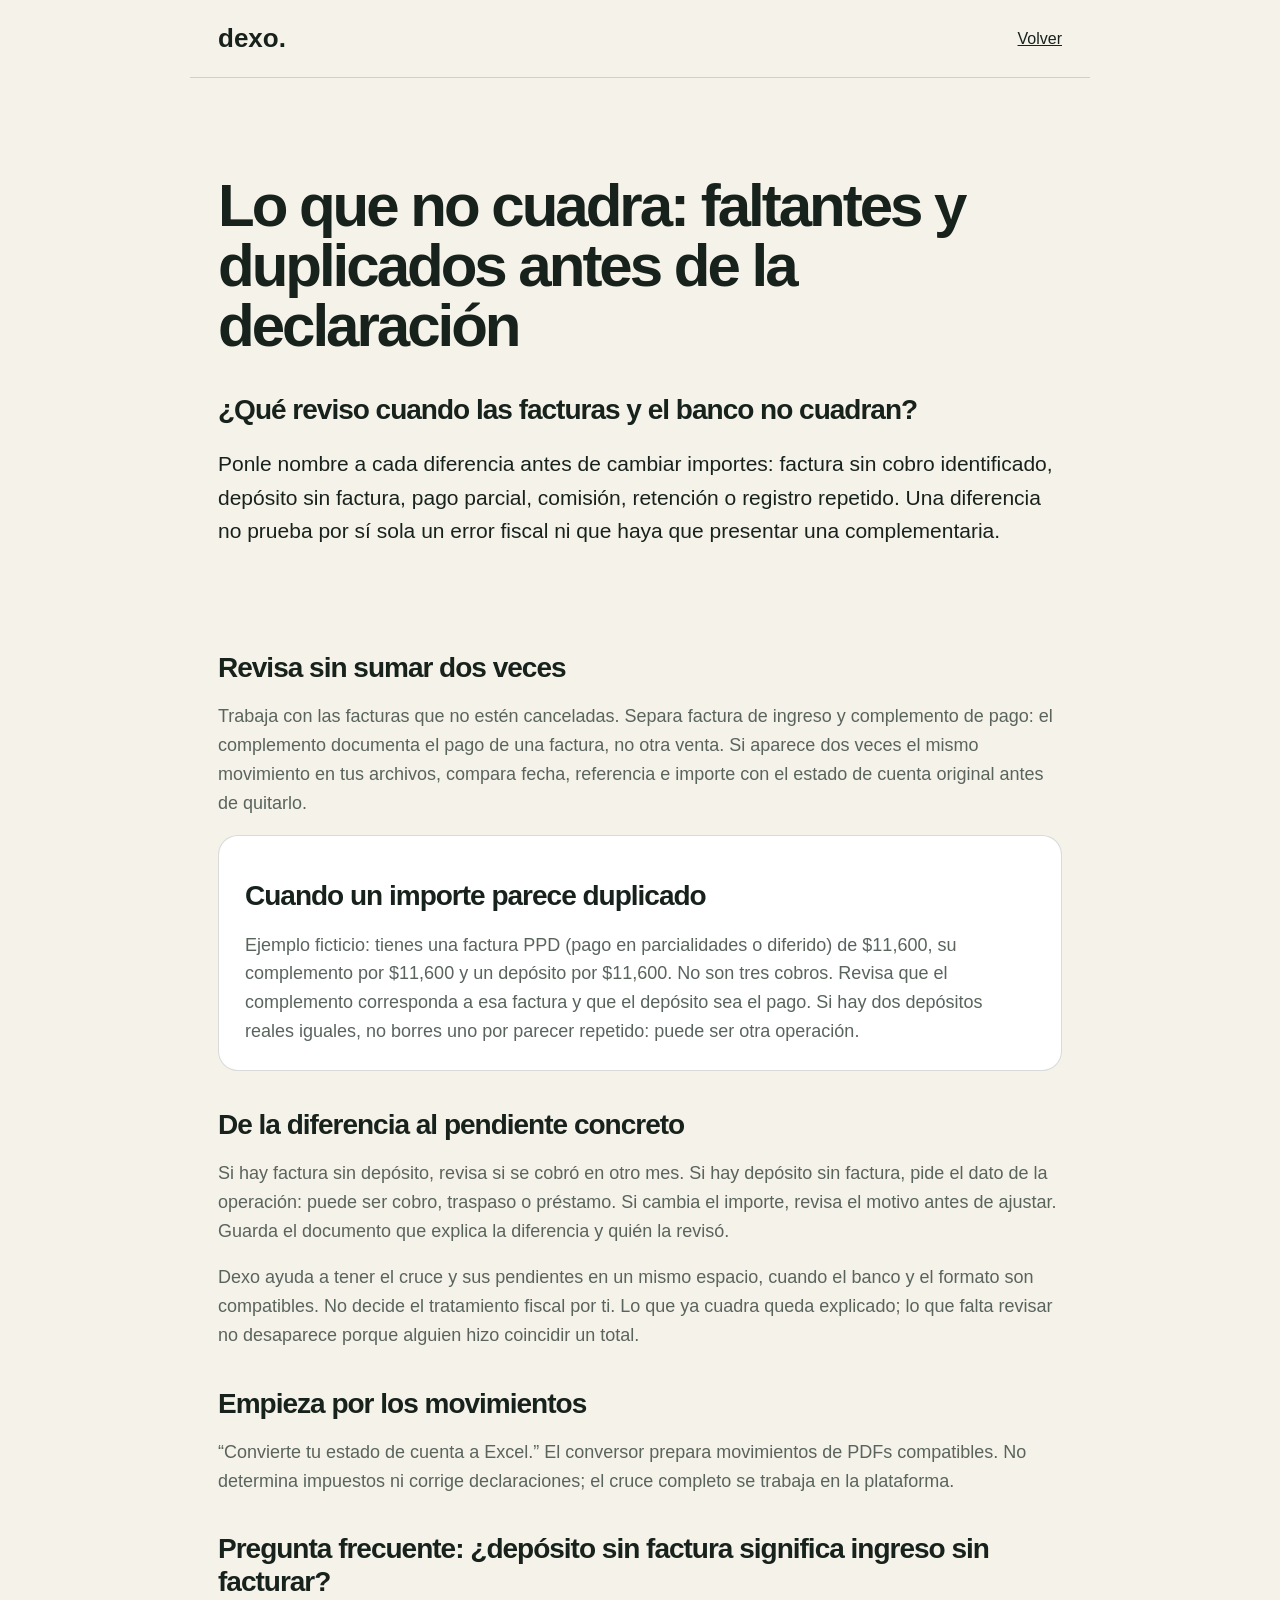
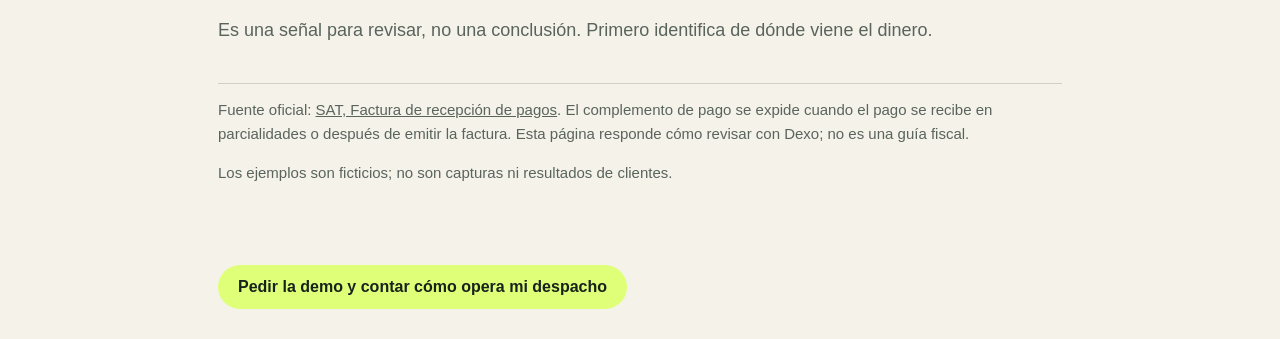
<file: respuestas/facturas-pagos-no-cuadran/index.html>
<!doctype html><html lang="es-MX"><head><meta charset="utf-8"><meta name="viewport" content="width=device-width,initial-scale=1"><title>Lo que no cuadra: faltantes y duplicados antes de la declaración | Dexo</title><meta name="description" content="Ponle nombre a cada diferencia antes de cambiar importes: factura sin cobro identificado, depósito sin factura, pago parcial, comisión, retención o registro repetido. Una diferencia no prueba por…"><meta property="og:title" content="Lo que no cuadra: faltantes y duplicados antes de la declaración"><meta property="og:description" content="Ponle nombre a cada diferencia antes de cambiar importes: factura sin cobro identificado, depósito sin factura, pago parcial, comisión, retención o registro repetido. Una diferencia no prueba por…"><meta property="og:image" content="https://www.dexo.mx/og-card.png"><meta property="og:url" content="https://www.dexo.mx/respuestas/facturas-pagos-no-cuadran/"><link rel="canonical" href="https://www.dexo.mx/respuestas/facturas-pagos-no-cuadran/"><meta name="robots" content="index,follow,max-image-preview:large"><link rel="icon" href="/favicon.svg" type="image/svg+xml"><style>@import url('https://api.fontshare.com/v2/css?f[]=satoshi@400,700,900&display=swap');:root{--ink:#17221c;--green:#1d3b2a;--lime:#dfff78;--paper:#f5f2e9;--line:rgba(23,34,28,.16)}*{box-sizing:border-box}body{margin:0;background:var(--paper);color:var(--ink);font-family:Satoshi,Arial,sans-serif}.wrap{max-width:900px;margin:auto;padding:0 28px}.nav{height:78px;display:flex;align-items:center;justify-content:space-between;border-bottom:1px solid var(--line)}a{color:inherit}.brand{font-weight:900;font-size:26px}.hero{padding:80px 0 45px}h1{font-size:60px;line-height:1;letter-spacing:-3px;margin:18px 0}p,li{font-size:18px;line-height:1.6;color:#59645d}.grid{display:grid;grid-template-columns:1fr 1fr;gap:16px;margin:35px 0}.card{background:#fff;border:1px solid var(--line);border-radius:20px;padding:28px}.card h2{font-size:26px}.card.full{grid-column:1/-1;background:var(--green);color:#fff}.card.full p,.card.full li{color:#d3ddd6}.cta{display:inline-block;background:var(--lime);padding:13px 20px;border-radius:99px;text-decoration:none;font-weight:900;margin:10px 0 70px}@media(max-width:720px){.hero{padding:54px 0 28px}h1{font-size:43px}.grid{display:grid;grid-auto-flow:column;grid-auto-columns:85%;grid-template-columns:none;align-items:start;gap:14px;overflow-x:auto;scroll-snap-type:x mandatory;scroll-padding-inline:0;padding-bottom:12px;overscroll-behavior-inline:contain}.card{scroll-snap-align:start;padding:24px}.card.full{grid-column:auto}.grid::-webkit-scrollbar{height:4px}.grid::-webkit-scrollbar-track{background:#e4e1d9;border-radius:999px}.grid::-webkit-scrollbar-thumb{background:#8b978f;border-radius:999px}}h2{font-size:28px;line-height:1.15;letter-spacing:-1px;margin:38px 0 8px}.answer{font-size:21px;color:var(--ink)}.ex{background:#fff;border:1px solid var(--line);border-radius:20px;padding:6px 26px}.src{font-size:15px;border-top:1px solid var(--line);padding-top:14px;margin-top:38px}.cta{margin-bottom:30px}.fine{font-size:15px;margin-bottom:70px}@media(max-width:720px){h2{font-size:24px}.answer{font-size:19px}}</style><script type="application/ld+json">{"@context": "https://schema.org", "@type": "FAQPage", "mainEntity": [{"@type": "Question", "name": "¿Qué reviso cuando las facturas y el banco no cuadran?", "acceptedAnswer": {"@type": "Answer", "text": "Ponle nombre a cada diferencia antes de cambiar importes: factura sin cobro identificado, depósito sin factura, pago parcial, comisión, retención o registro repetido. Una diferencia no prueba por sí sola un error fiscal ni que haya que presentar una complementaria."}}, {"@type": "Question", "name": "¿depósito sin factura significa ingreso sin facturar?", "acceptedAnswer": {"@type": "Answer", "text": "Es una señal para revisar, no una conclusión. Primero identifica de dónde viene el dinero."}}]}</script></head><body><header class="wrap nav"><div class="brand">dexo.</div><a href="/">Volver</a></header><main class="wrap"><section class="hero"><h1>Lo que no cuadra: faltantes y duplicados antes de la declaración</h1><h2>¿Qué reviso cuando las facturas y el banco no cuadran?</h2><p class="answer">Ponle nombre a cada diferencia antes de cambiar importes: factura sin cobro identificado, depósito sin factura, pago parcial, comisión, retención o registro repetido. Una diferencia no prueba por sí sola un error fiscal ni que haya que presentar una complementaria.</p></section><section><h2>Revisa sin sumar dos veces</h2><p>Trabaja con las facturas que no estén canceladas. Separa factura de ingreso y complemento de pago: el complemento documenta el pago de una factura, no otra venta. Si aparece dos veces el mismo movimiento en tus archivos, compara fecha, referencia e importe con el estado de cuenta original antes de quitarlo.</p></section><section class="ex"><h2>Cuando un importe parece duplicado</h2><p>Ejemplo ficticio: tienes una factura PPD (pago en parcialidades o diferido) de $11,600, su complemento por $11,600 y un depósito por $11,600. No son tres cobros. Revisa que el complemento corresponda a esa factura y que el depósito sea el pago. Si hay dos depósitos reales iguales, no borres uno por parecer repetido: puede ser otra operación.</p></section><section><h2>De la diferencia al pendiente concreto</h2><p>Si hay factura sin depósito, revisa si se cobró en otro mes. Si hay depósito sin factura, pide el dato de la operación: puede ser cobro, traspaso o préstamo. Si cambia el importe, revisa el motivo antes de ajustar. Guarda el documento que explica la diferencia y quién la revisó.</p><p>Dexo ayuda a tener el cruce y sus pendientes en un mismo espacio, cuando el banco y el formato son compatibles. No decide el tratamiento fiscal por ti. Lo que ya cuadra queda explicado; lo que falta revisar no desaparece porque alguien hizo coincidir un total.</p></section><section><h2>Empieza por los movimientos</h2><p>“Convierte tu estado de cuenta a Excel.” El conversor prepara movimientos de PDFs compatibles. No determina impuestos ni corrige declaraciones; el cruce completo se trabaja en la plataforma.</p></section><section><h2>Pregunta frecuente: ¿depósito sin factura significa ingreso sin facturar?</h2><p>Es una señal para revisar, no una conclusión. Primero identifica de dónde viene el dinero.</p></section><p class="src">Fuente oficial: <a href="http://omawww.sat.gob.mx/tramitesyservicios/Paginas/recepcion_de_pagos.htm" rel="noopener">SAT, Factura de recepción de pagos</a>. El complemento de pago se expide cuando el pago se recibe en parcialidades o después de emitir la factura. Esta página responde cómo revisar con Dexo; no es una guía fiscal.</p><p class="fine">Los ejemplos son ficticios; no son capturas ni resultados de clientes.</p><a class="cta" href="/#revision">Pedir la demo y contar cómo opera mi despacho</a></main></body></html>
</file>
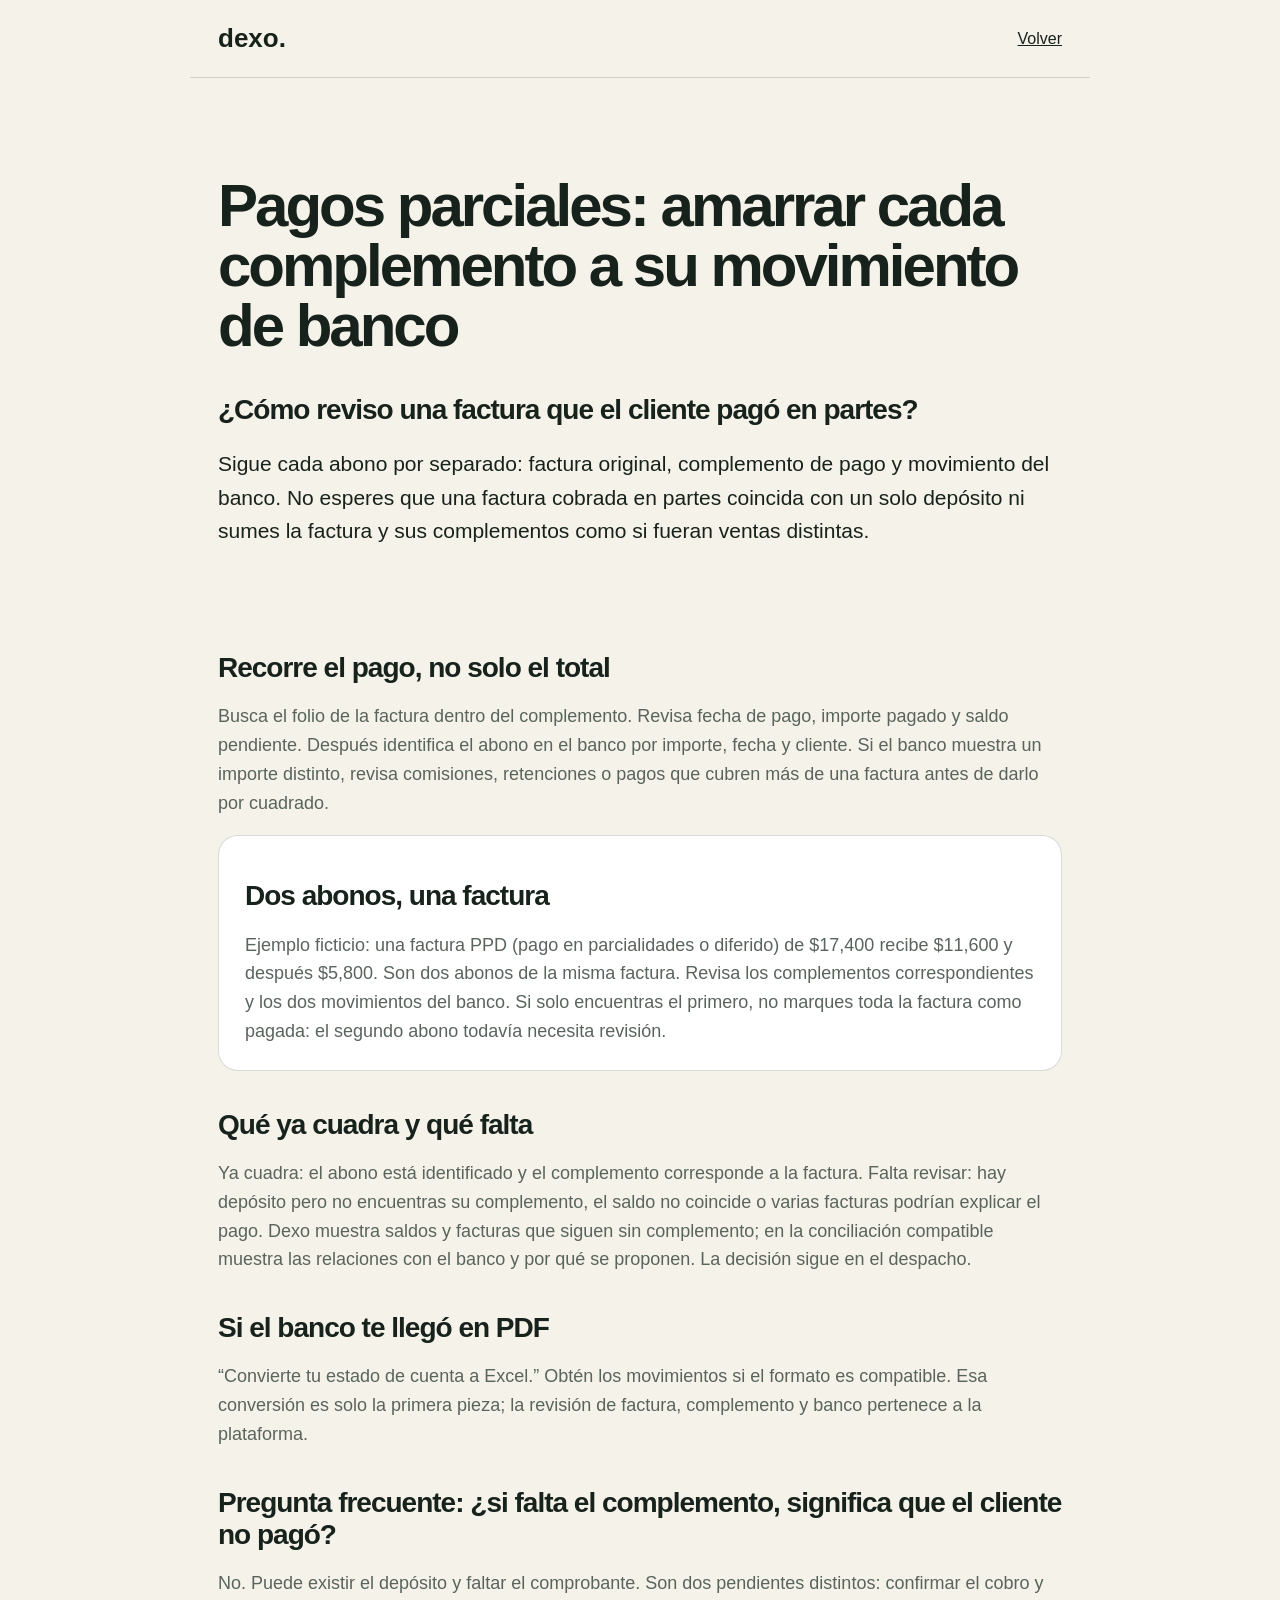
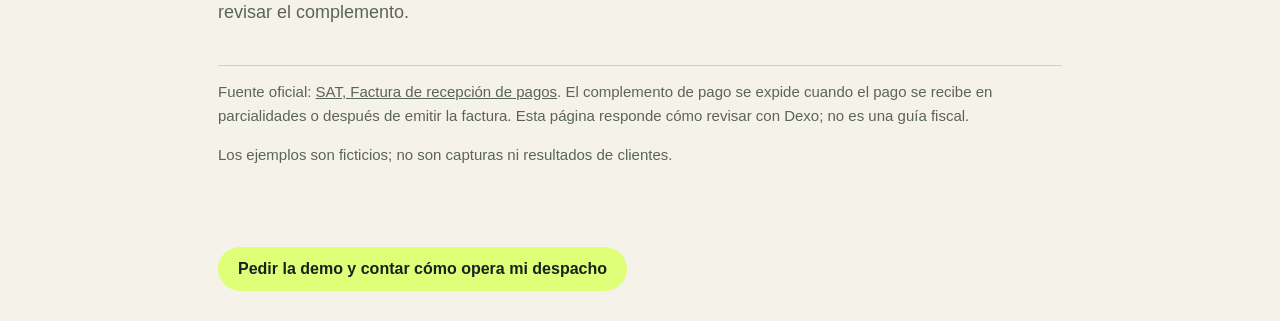
<file: respuestas/pagos-parciales-complementos-banco/index.html>
<!doctype html><html lang="es-MX"><head><meta charset="utf-8"><meta name="viewport" content="width=device-width,initial-scale=1"><title>Pagos parciales: amarrar cada complemento a su movimiento de banco | Dexo</title><meta name="description" content="Sigue cada abono por separado: factura original, complemento de pago y movimiento del banco. No esperes que una factura cobrada en partes coincida con un solo depósito ni sumes la factura y sus…"><meta property="og:title" content="Pagos parciales: amarrar cada complemento a su movimiento de banco"><meta property="og:description" content="Sigue cada abono por separado: factura original, complemento de pago y movimiento del banco. No esperes que una factura cobrada en partes coincida con un solo depósito ni sumes la factura y sus…"><meta property="og:image" content="https://www.dexo.mx/og-card.png"><meta property="og:url" content="https://www.dexo.mx/respuestas/pagos-parciales-complementos-banco/"><link rel="canonical" href="https://www.dexo.mx/respuestas/pagos-parciales-complementos-banco/"><meta name="robots" content="index,follow,max-image-preview:large"><link rel="icon" href="/favicon.svg" type="image/svg+xml"><style>@import url('https://api.fontshare.com/v2/css?f[]=satoshi@400,700,900&display=swap');:root{--ink:#17221c;--green:#1d3b2a;--lime:#dfff78;--paper:#f5f2e9;--line:rgba(23,34,28,.16)}*{box-sizing:border-box}body{margin:0;background:var(--paper);color:var(--ink);font-family:Satoshi,Arial,sans-serif}.wrap{max-width:900px;margin:auto;padding:0 28px}.nav{height:78px;display:flex;align-items:center;justify-content:space-between;border-bottom:1px solid var(--line)}a{color:inherit}.brand{font-weight:900;font-size:26px}.hero{padding:80px 0 45px}h1{font-size:60px;line-height:1;letter-spacing:-3px;margin:18px 0}p,li{font-size:18px;line-height:1.6;color:#59645d}.grid{display:grid;grid-template-columns:1fr 1fr;gap:16px;margin:35px 0}.card{background:#fff;border:1px solid var(--line);border-radius:20px;padding:28px}.card h2{font-size:26px}.card.full{grid-column:1/-1;background:var(--green);color:#fff}.card.full p,.card.full li{color:#d3ddd6}.cta{display:inline-block;background:var(--lime);padding:13px 20px;border-radius:99px;text-decoration:none;font-weight:900;margin:10px 0 70px}@media(max-width:720px){.hero{padding:54px 0 28px}h1{font-size:43px}.grid{display:grid;grid-auto-flow:column;grid-auto-columns:85%;grid-template-columns:none;align-items:start;gap:14px;overflow-x:auto;scroll-snap-type:x mandatory;scroll-padding-inline:0;padding-bottom:12px;overscroll-behavior-inline:contain}.card{scroll-snap-align:start;padding:24px}.card.full{grid-column:auto}.grid::-webkit-scrollbar{height:4px}.grid::-webkit-scrollbar-track{background:#e4e1d9;border-radius:999px}.grid::-webkit-scrollbar-thumb{background:#8b978f;border-radius:999px}}h2{font-size:28px;line-height:1.15;letter-spacing:-1px;margin:38px 0 8px}.answer{font-size:21px;color:var(--ink)}.ex{background:#fff;border:1px solid var(--line);border-radius:20px;padding:6px 26px}.src{font-size:15px;border-top:1px solid var(--line);padding-top:14px;margin-top:38px}.cta{margin-bottom:30px}.fine{font-size:15px;margin-bottom:70px}@media(max-width:720px){h2{font-size:24px}.answer{font-size:19px}}</style><script type="application/ld+json">{"@context": "https://schema.org", "@type": "FAQPage", "mainEntity": [{"@type": "Question", "name": "¿Cómo reviso una factura que el cliente pagó en partes?", "acceptedAnswer": {"@type": "Answer", "text": "Sigue cada abono por separado: factura original, complemento de pago y movimiento del banco. No esperes que una factura cobrada en partes coincida con un solo depósito ni sumes la factura y sus complementos como si fueran ventas distintas."}}, {"@type": "Question", "name": "¿si falta el complemento, significa que el cliente no pagó?", "acceptedAnswer": {"@type": "Answer", "text": "No. Puede existir el depósito y faltar el comprobante. Son dos pendientes distintos: confirmar el cobro y revisar el complemento."}}]}</script></head><body><header class="wrap nav"><div class="brand">dexo.</div><a href="/">Volver</a></header><main class="wrap"><section class="hero"><h1>Pagos parciales: amarrar cada complemento a su movimiento de banco</h1><h2>¿Cómo reviso una factura que el cliente pagó en partes?</h2><p class="answer">Sigue cada abono por separado: factura original, complemento de pago y movimiento del banco. No esperes que una factura cobrada en partes coincida con un solo depósito ni sumes la factura y sus complementos como si fueran ventas distintas.</p></section><section><h2>Recorre el pago, no solo el total</h2><p>Busca el folio de la factura dentro del complemento. Revisa fecha de pago, importe pagado y saldo pendiente. Después identifica el abono en el banco por importe, fecha y cliente. Si el banco muestra un importe distinto, revisa comisiones, retenciones o pagos que cubren más de una factura antes de darlo por cuadrado.</p></section><section class="ex"><h2>Dos abonos, una factura</h2><p>Ejemplo ficticio: una factura PPD (pago en parcialidades o diferido) de $17,400 recibe $11,600 y después $5,800. Son dos abonos de la misma factura. Revisa los complementos correspondientes y los dos movimientos del banco. Si solo encuentras el primero, no marques toda la factura como pagada: el segundo abono todavía necesita revisión.</p></section><section><h2>Qué ya cuadra y qué falta</h2><p>Ya cuadra: el abono está identificado y el complemento corresponde a la factura. Falta revisar: hay depósito pero no encuentras su complemento, el saldo no coincide o varias facturas podrían explicar el pago. Dexo muestra saldos y facturas que siguen sin complemento; en la conciliación compatible muestra las relaciones con el banco y por qué se proponen. La decisión sigue en el despacho.</p></section><section><h2>Si el banco te llegó en PDF</h2><p>“Convierte tu estado de cuenta a Excel.” Obtén los movimientos si el formato es compatible. Esa conversión es solo la primera pieza; la revisión de factura, complemento y banco pertenece a la plataforma.</p></section><section><h2>Pregunta frecuente: ¿si falta el complemento, significa que el cliente no pagó?</h2><p>No. Puede existir el depósito y faltar el comprobante. Son dos pendientes distintos: confirmar el cobro y revisar el complemento.</p></section><p class="src">Fuente oficial: <a href="http://omawww.sat.gob.mx/tramitesyservicios/Paginas/recepcion_de_pagos.htm" rel="noopener">SAT, Factura de recepción de pagos</a>. El complemento de pago se expide cuando el pago se recibe en parcialidades o después de emitir la factura. Esta página responde cómo revisar con Dexo; no es una guía fiscal.</p><p class="fine">Los ejemplos son ficticios; no son capturas ni resultados de clientes.</p><a class="cta" href="/#revision">Pedir la demo y contar cómo opera mi despacho</a></main></body></html>
</file>
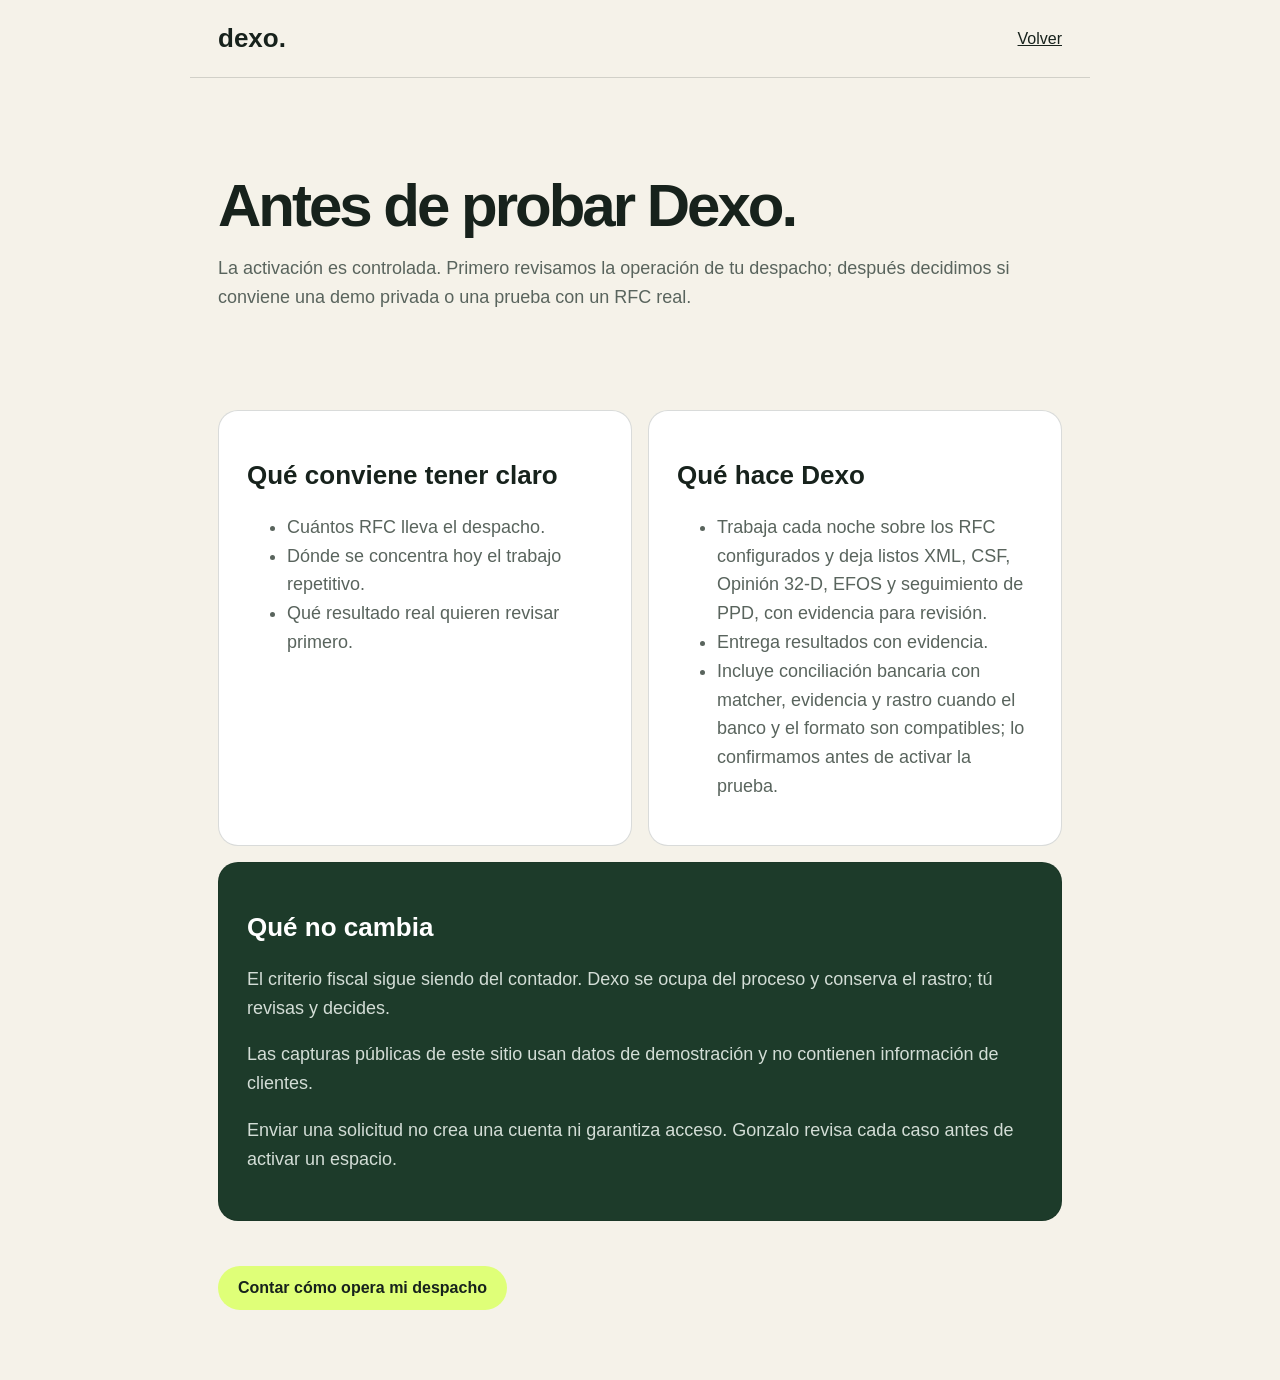
<file: antes-de-probar.html>
<!doctype html><html lang="es-MX"><head><meta charset="utf-8"><meta name="viewport" content="width=device-width,initial-scale=1"><title>Antes de probar Dexo</title><meta name="description" content="Qué conviene preparar y qué no debes enviar antes de solicitar una revisión privada de Dexo."><meta property="og:title" content="Antes de probar Dexo"><meta property="og:description" content="Qué conviene preparar y qué no debes enviar antes de solicitar una revisión privada de Dexo."><meta property="og:image" content="https://www.dexo.mx/og-card.png"><meta property="og:url" content="https://www.dexo.mx/antes-de-probar.html"><link rel="canonical" href="https://www.dexo.mx/antes-de-probar.html"><meta name="robots" content="index,follow,max-image-preview:large"><style>@import url('https://api.fontshare.com/v2/css?f[]=satoshi@400,700,900&display=swap');:root{--ink:#17221c;--green:#1d3b2a;--lime:#dfff78;--paper:#f5f2e9;--line:rgba(23,34,28,.16)}*{box-sizing:border-box}body{margin:0;background:var(--paper);color:var(--ink);font-family:Satoshi,Arial,sans-serif}.wrap{max-width:900px;margin:auto;padding:0 28px}.nav{height:78px;display:flex;align-items:center;justify-content:space-between;border-bottom:1px solid var(--line)}a{color:inherit}.brand{font-weight:900;font-size:26px}.hero{padding:80px 0 45px}h1{font-size:60px;line-height:1;letter-spacing:-3px;margin:18px 0}p,li{font-size:18px;line-height:1.6;color:#59645d}.grid{display:grid;grid-template-columns:1fr 1fr;gap:16px;margin:35px 0}.card{background:#fff;border:1px solid var(--line);border-radius:20px;padding:28px}.card h2{font-size:26px}.card.full{grid-column:1/-1;background:var(--green);color:#fff}.card.full p,.card.full li{color:#d3ddd6}.cta{display:inline-block;background:var(--lime);padding:13px 20px;border-radius:99px;text-decoration:none;font-weight:900;margin:10px 0 70px}@media(max-width:720px){.hero{padding:54px 0 28px}h1{font-size:43px}.grid{display:grid;grid-auto-flow:column;grid-auto-columns:85%;grid-template-columns:none;align-items:start;gap:14px;overflow-x:auto;scroll-snap-type:x mandatory;scroll-padding-inline:0;padding-bottom:12px;overscroll-behavior-inline:contain}.card{scroll-snap-align:start;padding:24px}.card.full{grid-column:auto}.grid::-webkit-scrollbar{height:4px}.grid::-webkit-scrollbar-track{background:#e4e1d9;border-radius:999px}.grid::-webkit-scrollbar-thumb{background:#8b978f;border-radius:999px}}</style></head><body><header class="wrap nav"><div class="brand">dexo.</div><a href="index.html">Volver</a></header><main class="wrap"><section class="hero"><h1>Antes de probar Dexo.</h1><p>La activación es controlada. Primero revisamos la operación de tu despacho; después decidimos si conviene una demo privada o una prueba con un RFC real.</p></section><section class="grid"><article class="card"><h2>Qué conviene tener claro</h2><ul><li>Cuántos RFC lleva el despacho.</li><li>Dónde se concentra hoy el trabajo repetitivo.</li><li>Qué resultado real quieren revisar primero.</li></ul></article><article class="card"><h2>Qué hace Dexo</h2><ul><li>Trabaja cada noche sobre los RFC configurados y deja listos XML, CSF, Opinión 32-D, EFOS y seguimiento de PPD, con evidencia para revisión.</li><li>Entrega resultados con evidencia.</li><li>Incluye conciliación bancaria con matcher, evidencia y rastro cuando el banco y el formato son compatibles; lo confirmamos antes de activar la prueba.</li></ul></article><article class="card full"><h2>Qué no cambia</h2><p>El criterio fiscal sigue siendo del contador. Dexo se ocupa del proceso y conserva el rastro; tú revisas y decides.</p><p>Las capturas públicas de este sitio usan datos de demostración y no contienen información de clientes.</p><p>Enviar una solicitud no crea una cuenta ni garantiza acceso. Gonzalo revisa cada caso antes de activar un espacio.</p></article></section><a class="cta" href="index.html#revision">Contar cómo opera mi despacho</a></main></body></html>
</file>
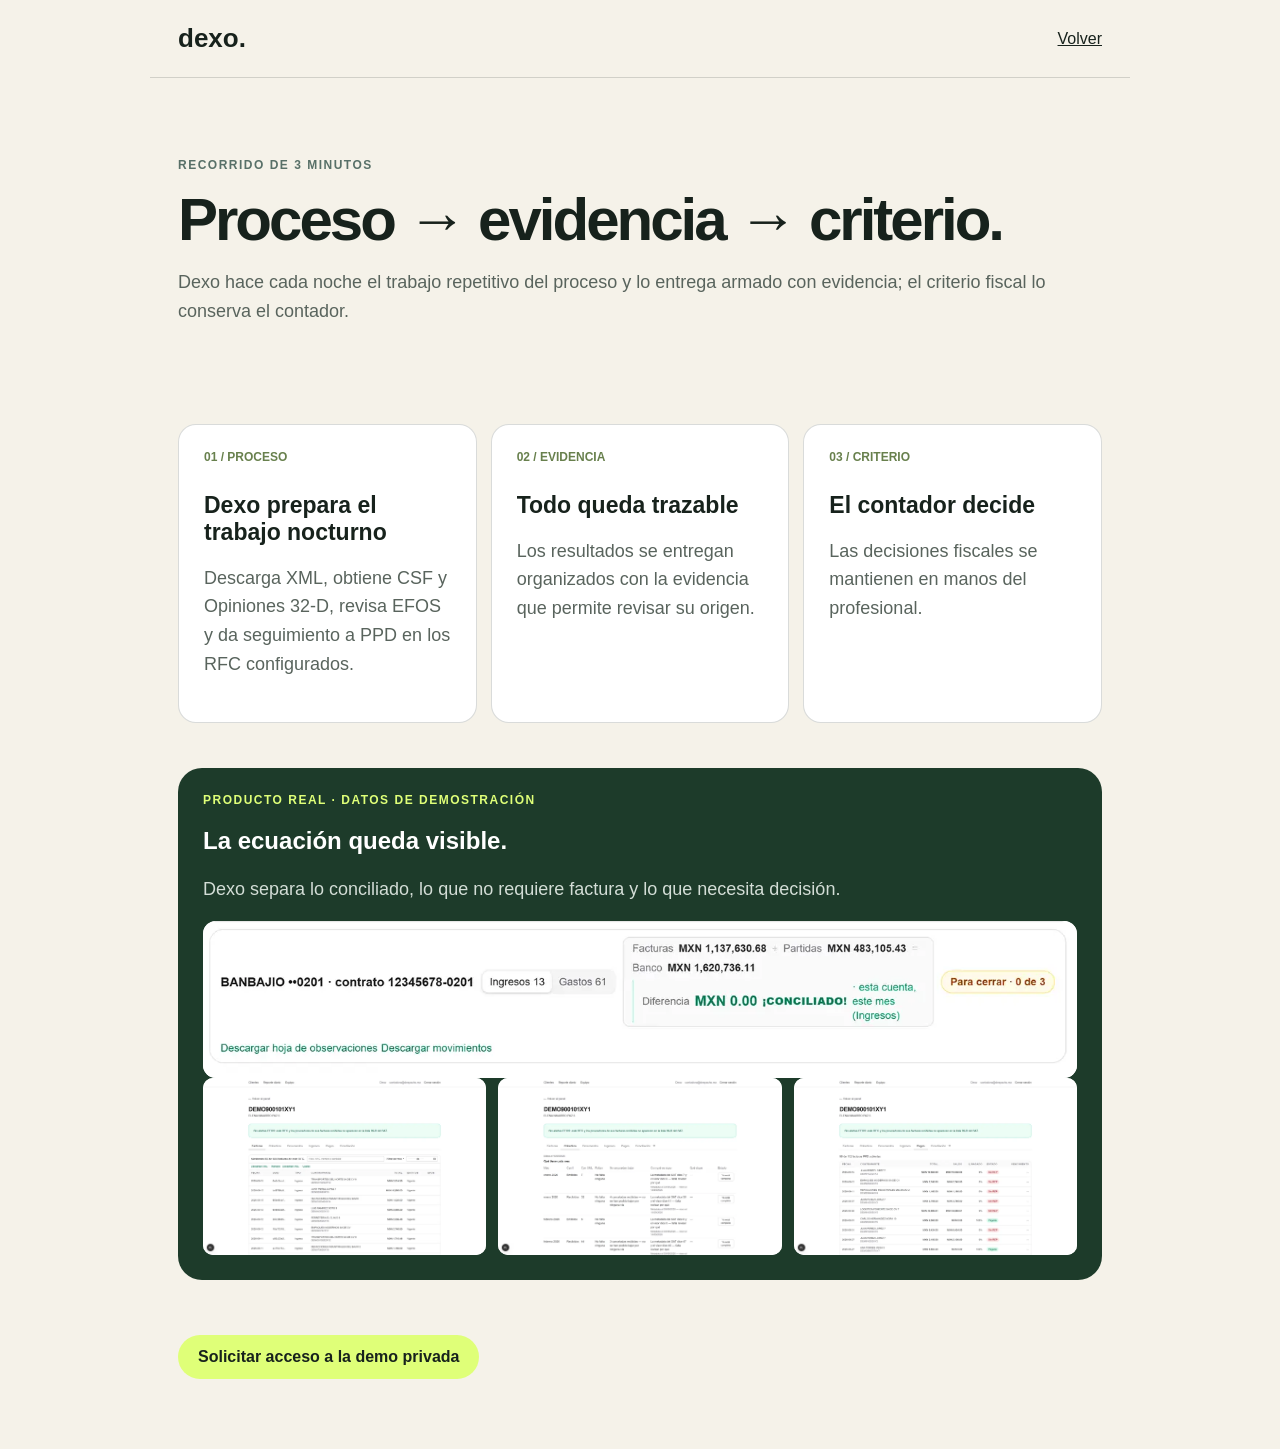
<file: como-funciona.html>
<!doctype html><html lang="es-MX"><head><meta charset="utf-8"><meta name="viewport" content="width=device-width,initial-scale=1"><title>Cómo funciona Dexo | Recorrido de 3 minutos</title><meta name="description" content="Dexo prepara durante la noche el trabajo repetitivo posterior a la descarga de XML, organiza los resultados y conserva evidencia para que el contador revise y decida."><meta property="og:title" content="Cómo funciona Dexo | Recorrido de 3 minutos"><meta property="og:description" content="Dexo prepara durante la noche el trabajo repetitivo posterior a la descarga de XML, organiza los resultados y conserva evidencia para que el contador revise y decida."><meta property="og:image" content="https://www.dexo.mx/og-card.png"><meta property="og:url" content="https://www.dexo.mx/como-funciona.html"><link rel="canonical" href="https://www.dexo.mx/como-funciona.html"><meta name="robots" content="index,follow,max-image-preview:large"><style>@import url('https://api.fontshare.com/v2/css?f[]=satoshi@400,700,900&display=swap');:root{--ink:#17221c;--green:#1d3b2a;--lime:#dfff78;--paper:#f5f2e9;--line:rgba(23,34,28,.16)}*{box-sizing:border-box}body{margin:0;background:var(--paper);color:var(--ink);font-family:Satoshi,Arial,sans-serif}.wrap{max-width:980px;margin:auto;padding:0 28px}.nav{height:78px;display:flex;align-items:center;justify-content:space-between;border-bottom:1px solid var(--line)}a{color:inherit}.brand{font-weight:900;font-size:26px}.hero{padding:80px 0 45px}.eyebrow{text-transform:uppercase;letter-spacing:1.5px;font-size:12px;font-weight:900;color:#587068}h1{font-size:60px;line-height:1;letter-spacing:-3px;margin:18px 0}p{font-size:18px;line-height:1.6;color:#59645d}.steps{display:grid;grid-template-columns:repeat(3,1fr);gap:14px;margin:35px 0}.step{background:#fff;border:1px solid var(--line);border-radius:18px;padding:25px}.step b{font-size:23px}.step span{display:block;color:#68804d;font-size:12px;font-weight:900;margin-bottom:28px}.evidence{background:var(--green);color:#fff;border-radius:24px;padding:25px;margin:45px 0}.evidence img{display:block;width:100%;background:#fff;border-radius:13px}.evidence p{color:#d3ddd6}.thumbs{display:grid;grid-template-columns:repeat(3,1fr);gap:12px}.thumbs img{width:100%;border-radius:10px}.cta{display:inline-block;background:var(--lime);padding:13px 20px;border-radius:99px;text-decoration:none;font-weight:900;margin:10px 0 70px}@media(max-width:720px){.hero{padding:54px 0 28px}h1{font-size:43px}.steps{display:grid;grid-auto-flow:column;grid-auto-columns:85%;grid-template-columns:none;gap:14px;overflow-x:auto;scroll-snap-type:x mandatory;scroll-padding-inline:0;padding-bottom:12px;overscroll-behavior-inline:contain}.step{scroll-snap-align:start}.steps::-webkit-scrollbar{height:4px}.steps::-webkit-scrollbar-track{background:#e4e1d9;border-radius:999px}.steps::-webkit-scrollbar-thumb{background:#8b978f;border-radius:999px}.thumbs{grid-template-columns:1fr}.evidence{margin:34px 0;padding:21px}}</style></head><body><header class="wrap nav"><div class="brand">dexo.</div><a href="index.html">Volver</a></header><main class="wrap"><section class="hero"><div class="eyebrow">Recorrido de 3 minutos</div><h1>Proceso → evidencia → criterio.</h1><p>Dexo hace cada noche el trabajo repetitivo del proceso y lo entrega armado con evidencia; el criterio fiscal lo conserva el contador.</p></section><section class="steps"><article class="step"><span>01 / PROCESO</span><b>Dexo prepara el trabajo nocturno</b><p>Descarga XML, obtiene CSF y Opiniones 32-D, revisa EFOS y da seguimiento a PPD en los RFC configurados.</p></article><article class="step"><span>02 / EVIDENCIA</span><b>Todo queda trazable</b><p>Los resultados se entregan organizados con la evidencia que permite revisar su origen.</p></article><article class="step"><span>03 / CRITERIO</span><b>El contador decide</b><p>Las decisiones fiscales se mantienen en manos del profesional.</p></article></section><section class="evidence"><div class="eyebrow" style="color:#dfff78">Producto real · datos de demostración</div><h2>La ecuación queda visible.</h2><p>Dexo separa lo conciliado, lo que no requiere factura y lo que necesita decisión.</p><a href="dexo-conciliacion.svg" target="_blank"><img src="dexo-conciliacion.svg" alt="Ecuación de conciliación en Dexo"></a><div class="thumbs"><a href="dexo-facturas.svg" target="_blank"><img src="dexo-facturas.svg" alt="Facturas"></a><a href="dexo-cobertura.svg" target="_blank"><img src="dexo-cobertura.svg" alt="Cobertura"></a><a href="dexo-pagos.svg" target="_blank"><img src="dexo-pagos.svg" alt="Pagos"></a></div></section><a class="cta" href="index.html#revision">Solicitar acceso a la demo privada</a></main></body></html>
</file>
<file: styles.css>
@import url('https://fonts.googleapis.com/css2?family=DM+Sans:wght@400;500;600;700&family=Manrope:wght@500;600;700&display=swap');
:root{--ink:#14201d;--muted:#66706c;--green:#08785b;--mint:#dff8ee;--paper:#f5f3ed;--line:#d9dedb;--amber:#a45b10;--navy:#122721}*{box-sizing:border-box}html{scroll-behavior:smooth}body{margin:0;color:var(--ink);font-family:'DM Sans',sans-serif;line-height:1.55;background:#fff}.wrap{width:min(1160px,calc(100% - 40px));margin:auto}.site-head{height:72px;display:flex;align-items:center;gap:36px;padding:0 max(24px,calc((100vw - 1160px)/2));border-bottom:1px solid var(--line);position:sticky;top:0;background:#fffffff2;backdrop-filter:blur(12px);z-index:20}.brand{font:700 20px Manrope;color:var(--ink);text-decoration:none;letter-spacing:.08em}.site-head nav{display:flex;gap:30px;margin-right:auto}.site-head nav a,.text-link{color:var(--ink);text-decoration:none;font-weight:600}.button{display:inline-flex;align-items:center;justify-content:center;background:var(--green);color:#fff;text-decoration:none;border:0;border-radius:5px;padding:14px 20px;font:600 15px 'DM Sans';cursor:pointer}.button.small{padding:10px 16px}.hero{min-height:690px;display:grid;grid-template-columns:1.15fr .85fr;align-items:center;gap:80px;padding-block:90px}.eyebrow{text-transform:uppercase;letter-spacing:.12em;font-weight:700;font-size:12px;color:var(--green)}h1,h2,h3{font-family:Manrope,sans-serif;line-height:1.08;letter-spacing:-.035em;margin:.2em 0}h1{font-size:clamp(44px,6vw,76px);max-width:820px}h2{font-size:clamp(34px,4vw,54px)}h3{font-size:23px}.lede{font-size:22px;max-width:690px}.principle{font-size:18px;font-weight:600;border-left:3px solid var(--green);padding-left:16px}.actions{display:flex;align-items:center;gap:24px;margin:30px 0 14px}.micro,.fine{font-size:13px;color:var(--muted)}.morning-card{background:var(--navy);color:#fff;border-radius:14px;padding:28px;box-shadow:18px 18px 0 var(--mint)}.window-dots{display:flex;gap:6px;margin-bottom:42px}.window-dots i{width:7px;height:7px;border-radius:50%;background:#ffffff55}.morning-card .label{color:#9fd6c5;margin:0}.morning-card strong{font:600 28px Manrope}.morning-card ul{list-style:none;padding:0;margin:26px 0}.morning-card li{display:flex;align-items:center;gap:12px;border-top:1px solid #ffffff1f;padding:14px 0}.morning-card li span{font:700 20px Manrope;color:#8de0c5}.recognition{background:var(--paper);padding:80px 0}.recognition p{font-size:21px;color:var(--muted);max-width:900px}.recognition h2{max-width:920px}.section{padding-block:110px}.section-head{max-width:800px;margin-bottom:55px}.section-head>p:last-child{font-size:19px;color:var(--muted)}.three{display:grid;grid-template-columns:repeat(3,1fr);gap:20px}.three article{padding:28px;border:1px solid var(--line);border-radius:10px}.three article>b{font-family:Manrope;color:var(--green)}.three p{color:var(--muted)}.closing-line{font:600 20px Manrope;margin-top:36px}.recon-section{background:var(--navy);color:#fff;padding:110px 0}.invert .eyebrow{color:#8de0c5}.invert>p:last-child{color:#b7c4c0}.product-shell{background:#fff;color:var(--ink);border-radius:14px;overflow:hidden;box-shadow:0 28px 70px #0005}.product-top{display:flex;align-items:center;justify-content:space-between;padding:28px 32px;border-bottom:1px solid var(--line)}.kicker{font-size:13px;color:var(--muted);margin:0}.close-count{text-align:right;background:#fff7e8;color:var(--amber);padding:9px 14px;border:1px solid #ecc98f;border-radius:999px}.close-count span{display:block;font-size:11px;text-transform:uppercase;letter-spacing:.08em}.close-count strong{font-size:15px}.receipt{display:flex;align-items:center;gap:18px;padding:24px 32px;background:#f6f8f7;border-bottom:1px solid var(--line);flex-wrap:wrap}.receipt>div span{display:block;color:var(--muted);font-size:12px}.receipt>div strong{font-family:Manrope}.receipt i{color:#a9b0ad}.receipt .balanced{margin-left:auto;border-left:2px solid #54d4ae;padding-left:18px}.balanced b{display:block;color:var(--green);font-size:12px}.progress{display:grid;grid-template-columns:repeat(4,1fr);border-bottom:1px solid var(--line)}.progress div{padding:18px 24px;border-right:1px solid var(--line)}.progress span{font-size:12px;color:var(--muted);display:block}.progress strong{font:700 27px Manrope}.progress .pending strong{color:var(--amber)}.movement{display:grid;grid-template-columns:1fr 1.2fr 145px;gap:20px;padding:20px 32px;border-bottom:1px solid var(--line);align-items:center}.movement.head{font-size:11px;text-transform:uppercase;letter-spacing:.08em;color:var(--muted);background:#fbfbfa;padding-block:12px}.movement small,.movement strong,.movement em,.evidence span{display:block}.movement small{color:var(--muted)}.movement em{font-style:normal;font-weight:600}.evidence span{font-size:11px;text-transform:uppercase;color:var(--green);font-weight:700}.status{border:0;border-radius:999px;padding:8px 11px;font-weight:700;cursor:pointer}.status.good{background:#dff8ee;color:#08785b}.status.neutral{background:#edf0ef;color:#53605b}.status.warn{background:#fff0d4;color:#995209}.detail{display:none;grid-column:1/-1;background:#f5f8f6;border-left:3px solid var(--green);padding:12px 16px;font-size:14px}.detail.open{display:block}.product-foot{display:flex;justify-content:space-between;align-items:center;padding:20px 32px}.ghost{background:none;border:1px solid currentColor;border-radius:5px;padding:9px 12px;color:var(--green);font-weight:600;cursor:pointer}.bank-note{font-size:13px;color:#b7c4c0}.screen-grid{display:grid;grid-template-columns:1fr 1fr;gap:24px}.screen-grid figure{margin:0;border:1px solid var(--line);border-radius:10px;overflow:hidden;background:#fff}.screen-grid figure.wide{grid-column:1/-1}.screen-grid img{display:block;width:100%;height:auto}.screen-grid figcaption{padding:20px;font-size:16px;color:var(--muted)}.screen-grid b{color:var(--ink)}.center{text-align:center}.control{background:var(--paper);padding:110px 0}.split{display:grid;grid-template-columns:1fr 1fr;gap:80px}.split ol{list-style:none;margin:0;padding:0}.split li{display:flex;gap:18px;border-top:1px solid #cfd4d1;padding:24px 0}.split li>span{display:grid;place-items:center;width:32px;height:32px;border-radius:50%;background:var(--green);color:#fff;flex:none}.split li p{margin:4px 0;color:var(--muted)}.faq details{border-top:1px solid var(--line);padding:22px 0}.faq summary{font:600 19px Manrope;cursor:pointer}.faq details p{max-width:760px;color:var(--muted)}.apply{background:var(--mint);padding:110px 0}.apply-grid{display:grid;grid-template-columns:.9fr 1.1fr;gap:80px;align-items:start}.safe{padding-left:20px;color:var(--muted)}form{background:#fff;border-radius:12px;padding:28px;box-shadow:0 20px 50px #0a47351c}label{display:block;font-weight:600;margin-bottom:17px}label small{font-weight:400;color:var(--muted)}input,select{width:100%;border:1px solid #bec7c3;border-radius:5px;padding:12px;margin-top:6px;font:inherit;background:#fff}.row{display:grid;grid-template-columns:1fr 1fr;gap:14px}.check{display:flex;gap:10px;font-size:13px;font-weight:400}.check input{width:auto;margin:4px 0}.thanks{background:#fff;border-radius:12px;padding:36px}.thanks h3{font-size:34px}footer{background:#0b1915;color:#d9e4e0;padding:34px 0}footer .wrap{display:flex;gap:30px;align-items:center}footer span{margin-right:auto;color:#91a29d}footer a{color:#fff}
@media(max-width:800px){.site-head nav{display:none}.site-head{height:62px;padding:0 20px}.site-head .button{margin-left:auto}.wrap{width:min(100% - 28px,1160px)}.hero{grid-template-columns:1fr;gap:50px;min-height:auto;padding:72px 0}.hero h1{font-size:48px}.lede{font-size:19px}.actions{align-items:flex-start;flex-direction:column;gap:16px}.morning-card{box-shadow:8px 8px 0 var(--mint)}.section,.recon-section,.control,.apply{padding-block:60px}.three{display:grid;grid-auto-flow:column;grid-auto-columns:85%;grid-template-columns:none;gap:14px;overflow-x:auto;scroll-snap-type:x mandatory;scroll-padding-inline:0;padding-bottom:12px;overscroll-behavior-inline:contain}.three article{scroll-snap-align:start}.three::-webkit-scrollbar{height:4px}.three::-webkit-scrollbar-track{background:#edf0ef;border-radius:999px}.three::-webkit-scrollbar-thumb{background:#9ba8a3;border-radius:999px}.split,.apply-grid{grid-template-columns:1fr;gap:30px}.progress{grid-template-columns:1fr 1fr}.movement.head{display:none}.movement{grid-template-columns:1fr;padding:18px;gap:12px}.detail{grid-column:1}.receipt{align-items:flex-start}.receipt .balanced{margin-left:0;width:100%;border-left:0;border-top:2px solid #54d4ae;padding:12px 0 0}.product-top{align-items:flex-start;gap:12px;padding:22px 18px}.close-count{max-width:130px}.product-foot{align-items:flex-start;flex-direction:column;gap:14px;padding:18px}.screen-grid{grid-template-columns:1fr}.screen-grid figure.wide{grid-column:auto}.row{grid-template-columns:1fr}footer .wrap{align-items:flex-start;flex-direction:column}footer span{margin:0}.recognition{padding:52px 0}.section-head{margin-bottom:40px}}
@media(max-width:380px){.site-head .button{font-size:12px;padding:8px 10px}.hero h1{font-size:42px}.morning-card{padding:22px}.progress{grid-template-columns:1fr}.progress div{border-right:0;border-bottom:1px solid var(--line)}.product-top{display:block}.close-count{text-align:left;margin-top:15px}.receipt{padding:20px 18px}.apply-grid form{padding:20px}.section-head h2{font-size:36px}}

.scope-line{margin-top:10px;color:#59645d;font-size:18px;line-height:1.6}
.video-block .video-frame{aspect-ratio:16/9;background:#fff;border:1px solid var(--line);border-radius:18px}
.proof-band{background:var(--green);color:#fff;border-radius:24px;padding:25px;text-align:center}
.proof-band p{margin:0;color:#d3ddd6;font-size:20px}
.proof-band strong{color:#dfff78}
.guarantee{margin-top:18px;font-size:16px;color:#59645d;border-left:3px solid var(--lime);padding-left:14px}
</file>
